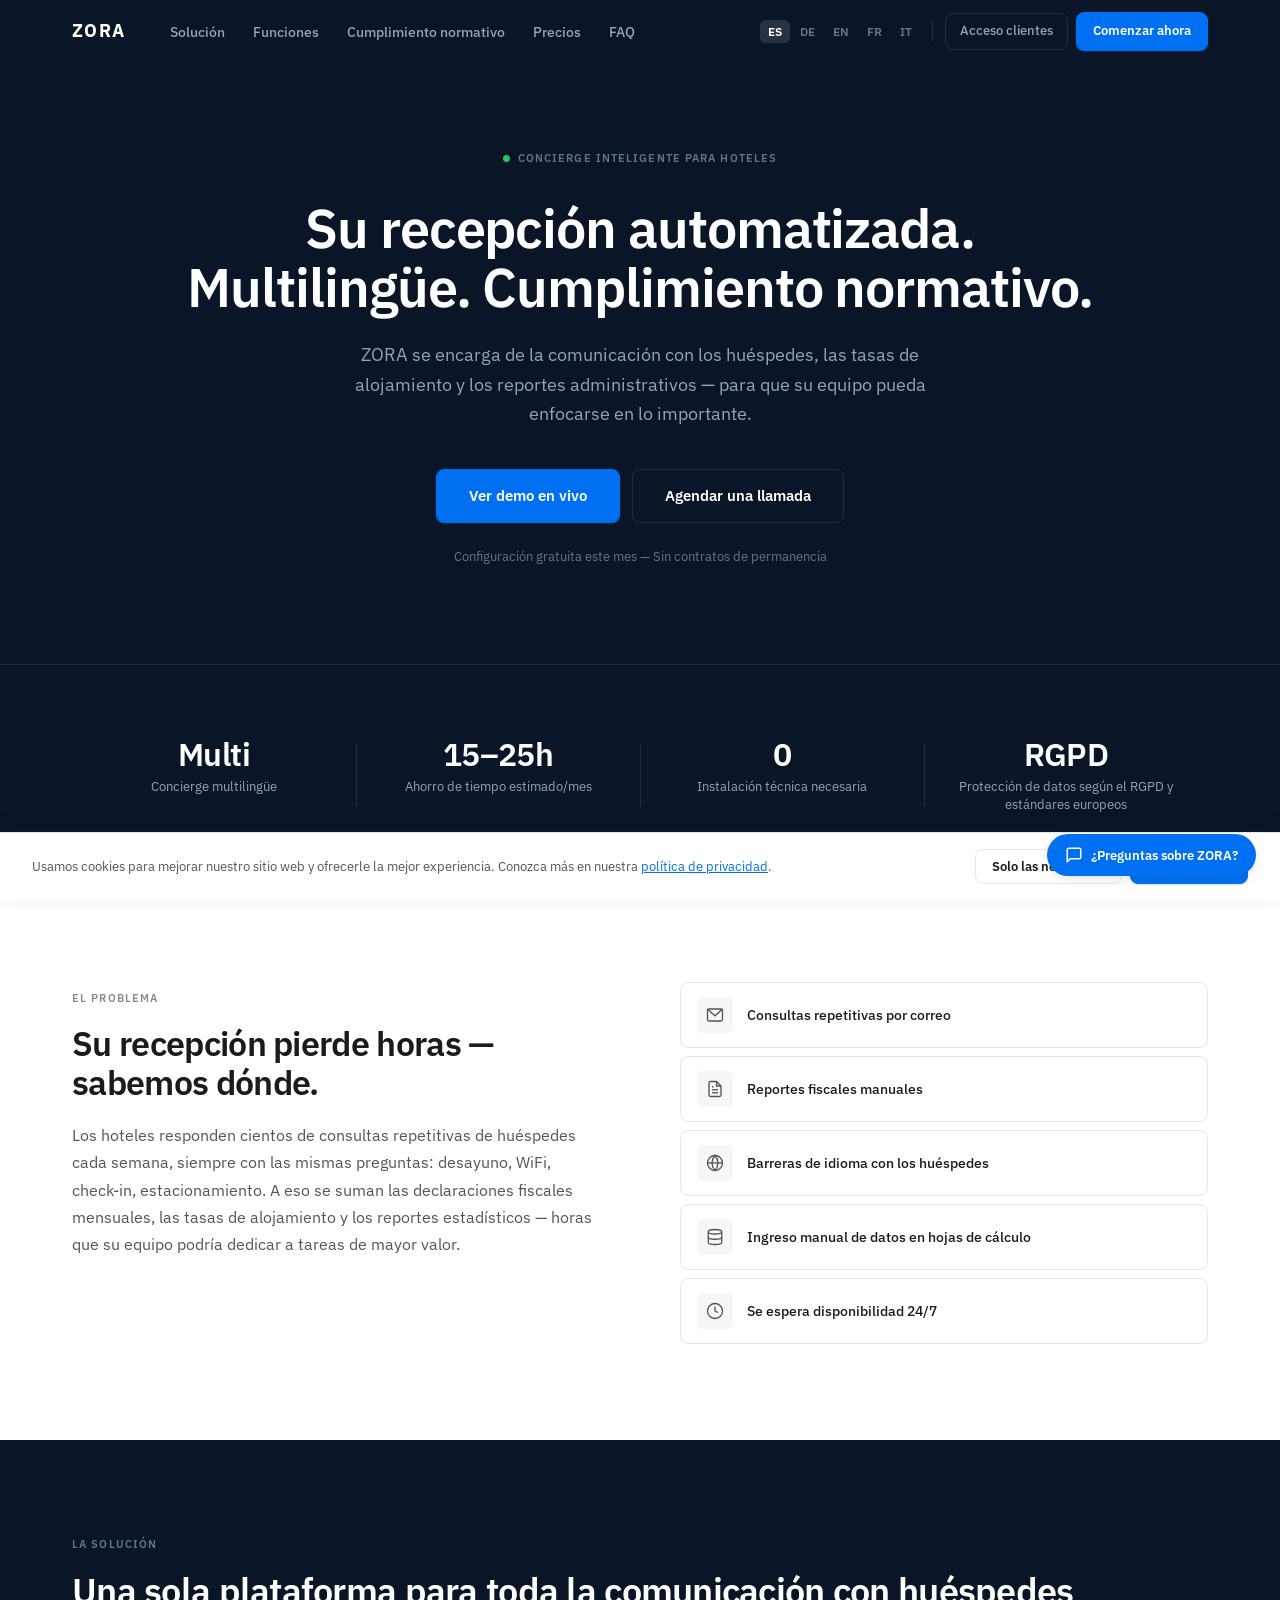
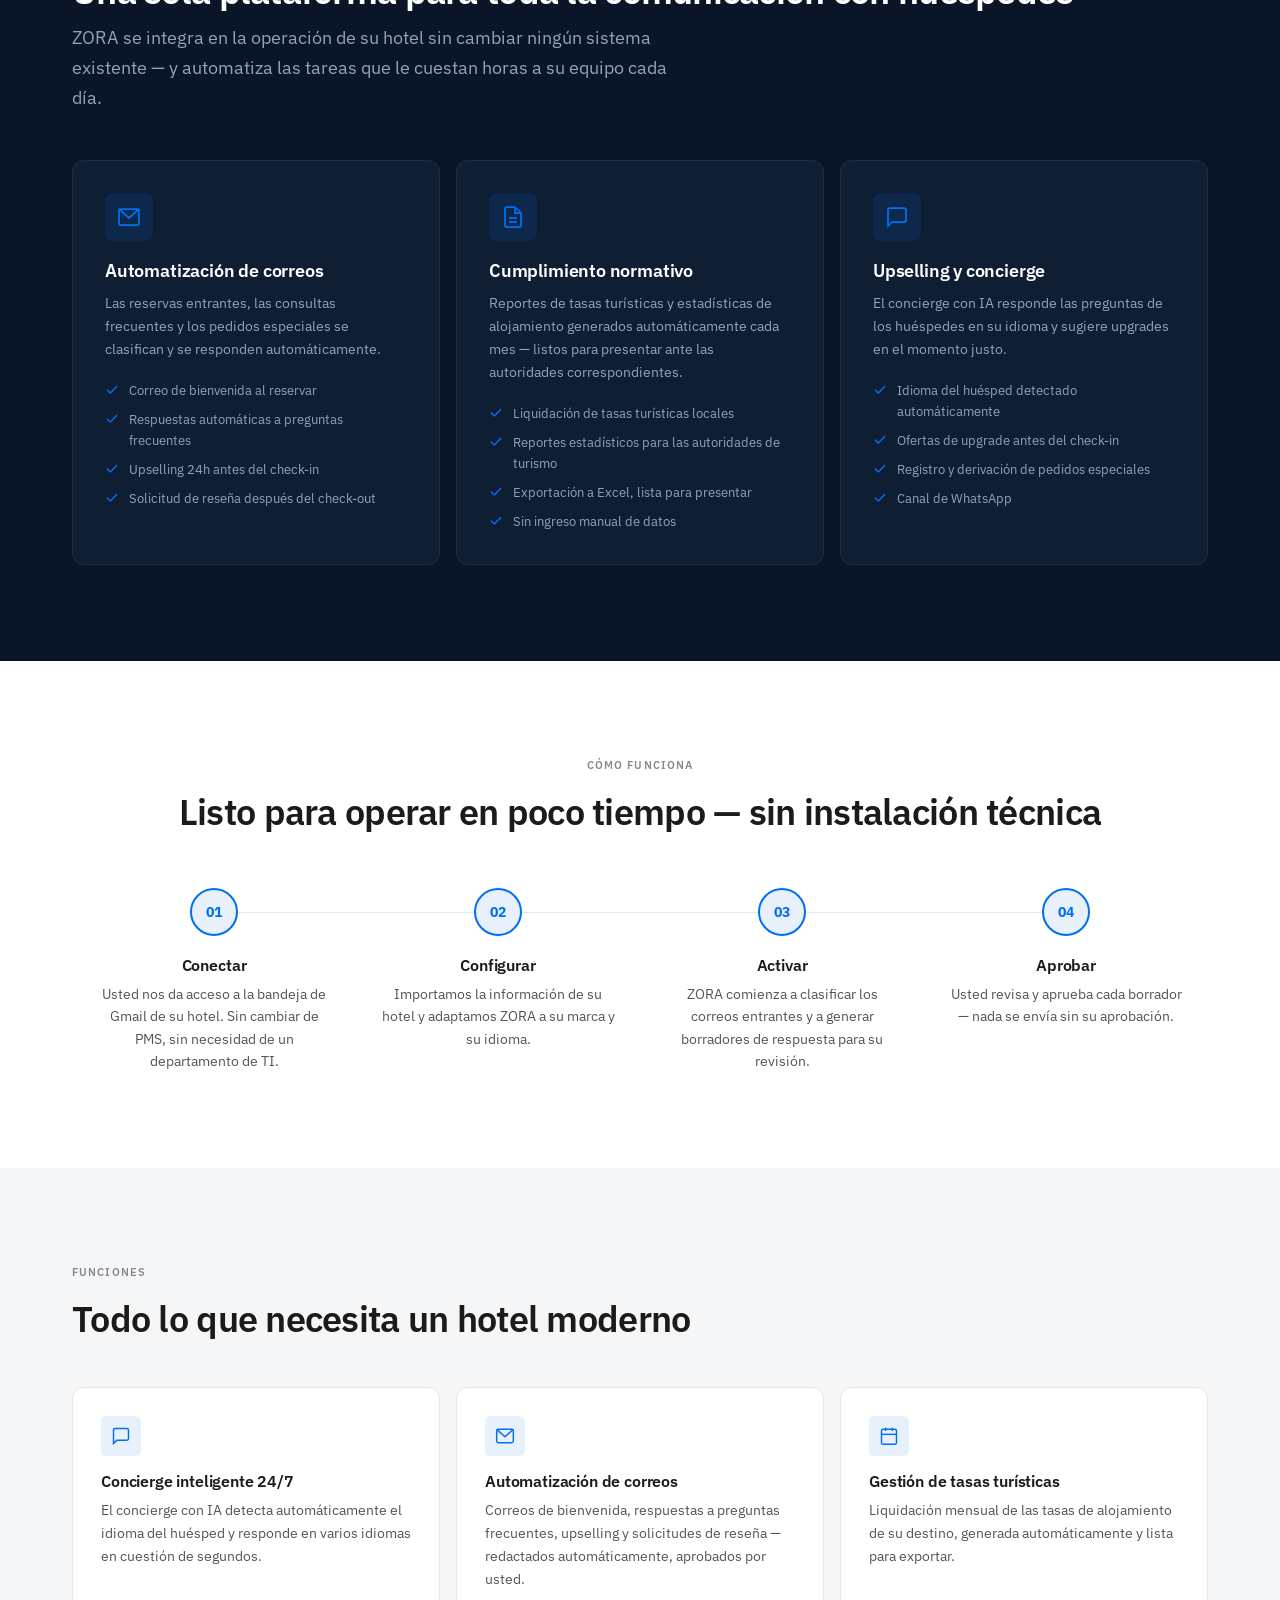
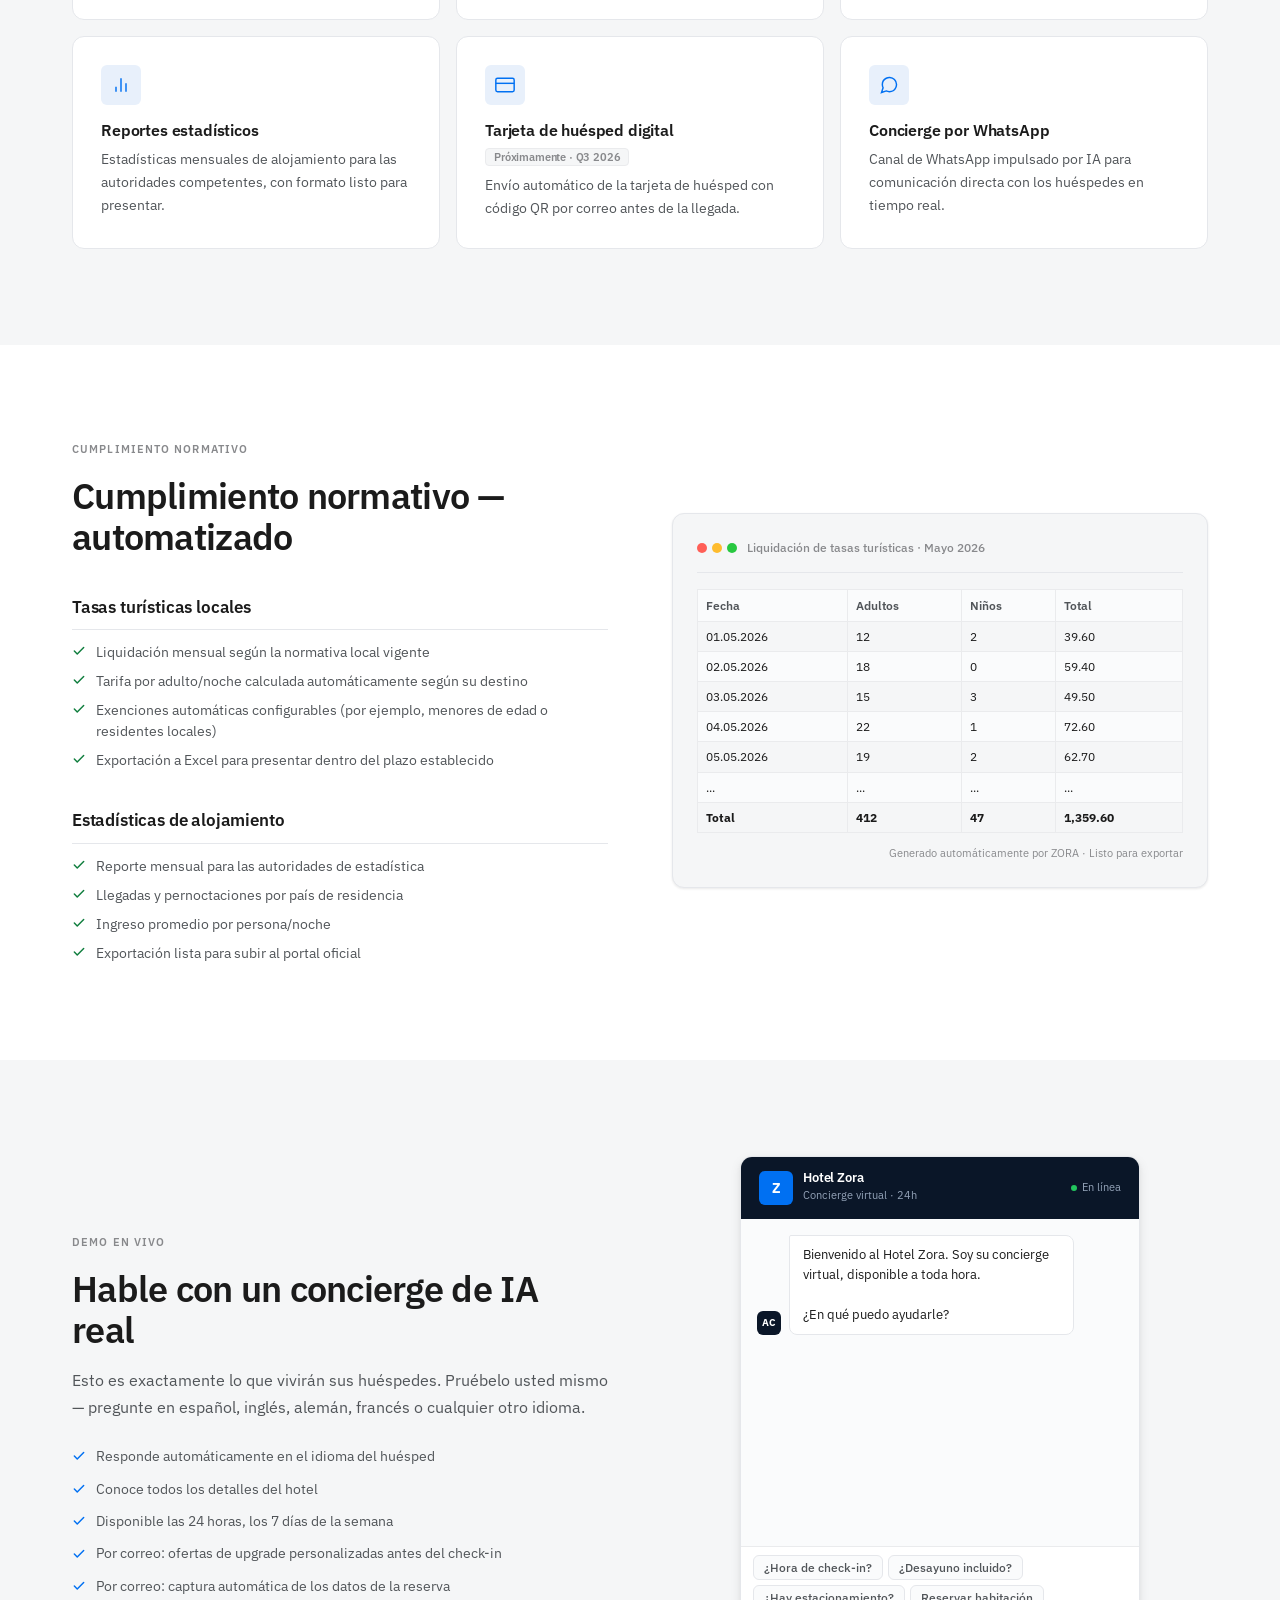
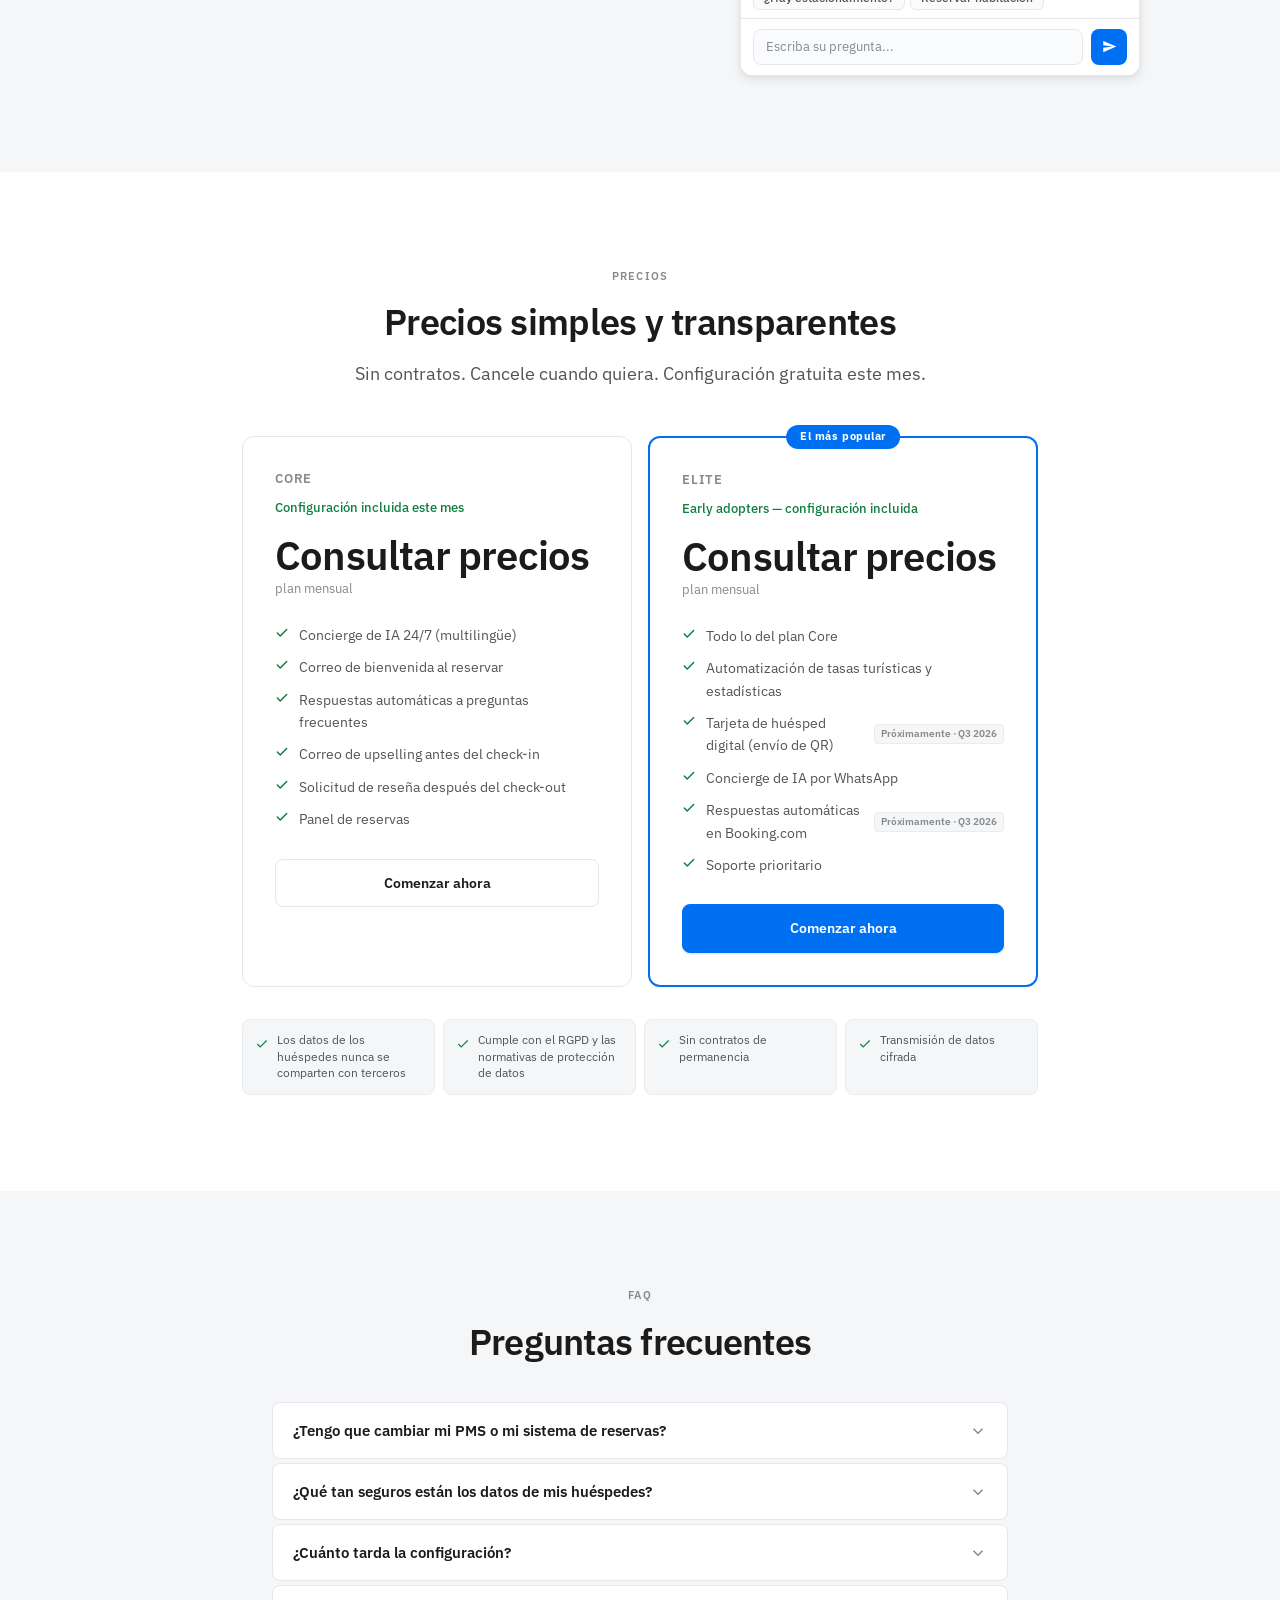
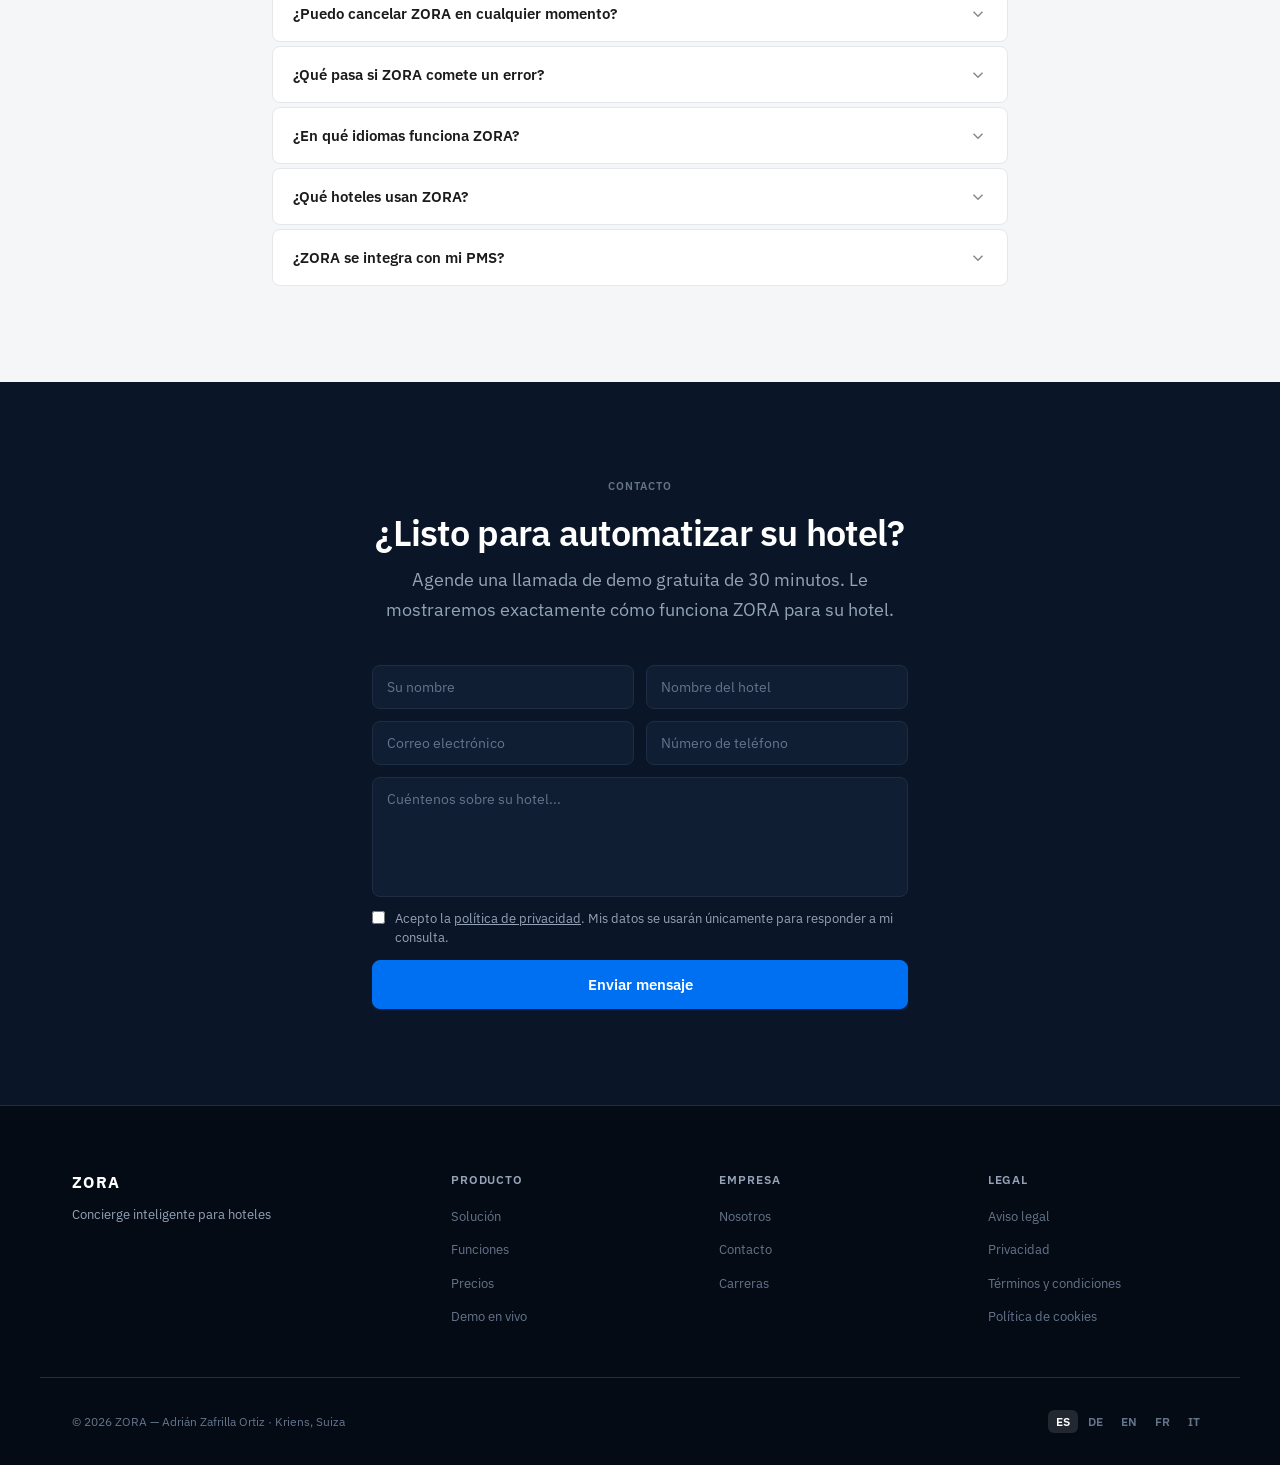
<file: index.html>
<!DOCTYPE html>
<html lang="es">
<head>
  <meta charset="UTF-8">
  <meta name="viewport" content="width=device-width, initial-scale=1.0">
  <title>ZORA — Concierge inteligente para hoteles</title>
  <meta name="description" content="ZORA automatiza la comunicación con los huéspedes de su hotel: correo electrónico, WhatsApp y un concierge con IA que prepara las respuestas para su aprobación. Rápido de implementar, sin instalación técnica.">

  <!-- Open Graph -->
  <meta property="og:title" content="ZORA — Concierge inteligente para hoteles">
  <meta property="og:description" content="Comunicación automatizada con huéspedes por correo y WhatsApp: la IA redacta las respuestas y su equipo mantiene el control.">
  <meta property="og:type" content="website">
  <meta property="og:url" content="https://zorai.ch">
  <meta name="twitter:card" content="summary_large_image">

  <!-- Fonts -->
  <link rel="preconnect" href="https://fonts.googleapis.com">
  <link rel="preconnect" href="https://fonts.gstatic.com" crossorigin>
  <link href="https://fonts.googleapis.com/css2?family=IBM+Plex+Sans:wght@400;500;600;700&display=swap" rel="stylesheet">

  <link rel="stylesheet" href="styles.css">
</head>
<body>

<!-- ============================================================ -->
<!-- NAVBAR                                                       -->
<!-- ============================================================ -->
<nav id="navbar" aria-label="Main navigation">
  <div class="nav-inner">
    <a href="index.html" class="nav-logo" aria-label="ZORA Home">ZORA</a>

    <ul class="nav-links" role="list">
      <li><a href="#solution" data-i18n="nav.solution">Lösung</a></li>
      <li><a href="#features" data-i18n="nav.features">Funktionen</a></li>
      <li><a href="#compliance" data-i18n="nav.compliance">Compliance</a></li>
      <li><a href="#pricing" data-i18n="nav.pricing">Preise</a></li>
      <li><a href="#faq" data-i18n="nav.faq">FAQ</a></li>
    </ul>

    <div class="nav-right">
      <div class="lang-switcher" role="group" aria-label="Language selection">
        <button class="lang-btn active" data-lang="es" aria-label="Español">ES</button>
        <button class="lang-btn" data-lang="de" aria-label="Deutsch">DE</button>
        <button class="lang-btn" data-lang="en" aria-label="English">EN</button>
        <button class="lang-btn" data-lang="fr" aria-label="Français">FR</button>
        <button class="lang-btn" data-lang="it" aria-label="Italiano">IT</button>
      </div>
      <div class="nav-divider" aria-hidden="true"></div>
      <a href="https://zora-dashboard-production-684c.up.railway.app" class="nav-login" target="_blank" rel="noopener" data-i18n="nav.login">Client Login</a>
      <a href="#contact" class="btn btn-primary btn-sm" data-i18n="nav.cta">Jetzt starten</a>
    </div>

    <button class="nav-hamburger" id="hamburger" aria-label="Menu" aria-expanded="false">
      <span></span><span></span><span></span>
    </button>
  </div>
</nav>

<!-- Mobile menu -->
<div id="mobile-menu" role="navigation" aria-label="Mobile navigation">
  <a href="#solution" data-i18n="nav.solution">Lösung</a>
  <a href="#features" data-i18n="nav.features">Funktionen</a>
  <a href="#compliance" data-i18n="nav.compliance">Compliance</a>
  <a href="#pricing" data-i18n="nav.pricing">Preise</a>
  <a href="#faq" data-i18n="nav.faq">FAQ</a>
  <div class="mobile-menu-divider"></div>
  <a href="https://zora-dashboard-production-684c.up.railway.app" target="_blank" rel="noopener" data-i18n="nav.login">Client Login</a>
  <div class="mobile-menu-divider"></div>
  <div class="lang-switcher mobile-lang-switcher" role="group" aria-label="Language selection">
    <button class="lang-btn active" data-lang="es" aria-label="Español">ES</button>
    <button class="lang-btn" data-lang="de" aria-label="Deutsch">DE</button>
    <button class="lang-btn" data-lang="en" aria-label="English">EN</button>
    <button class="lang-btn" data-lang="fr" aria-label="Français">FR</button>
    <button class="lang-btn" data-lang="it" aria-label="Italiano">IT</button>
  </div>
  <div class="mobile-menu-cta">
    <a href="#contact" class="btn btn-primary btn-full" data-i18n="nav.cta">Jetzt starten</a>
  </div>
</div>

<main>

<!-- ============================================================ -->
<!-- HERO                                                         -->
<!-- ============================================================ -->
<section id="hero" aria-labelledby="hero-heading">
  <div class="hero-inner">
    <div class="hero-eyebrow">
      <span class="hero-dot" aria-hidden="true"></span>
      <span data-i18n="hero.eyebrow">Intelligent Concierge für Hotels · Schweiz</span>
    </div>
    <h1 id="hero-heading" class="hero-h1">
      <span class="break" data-i18n="hero.h1.line1">Su recepción automatizada.</span>
      <span class="break" data-i18n="hero.h1.line2">Multilingüe. Cumplimiento normativo.</span>
    </h1>
    <p class="hero-sub" data-i18n="hero.sub">ZORA übernimmt Gäste-Kommunikation, Kurtaxe-Berichte und HESTA-Statistik. Damit Ihr Team Zeit für das Wesentliche hat.</p>
    <div class="hero-actions">
      <a href="#demo" class="btn btn-primary btn-lg" data-i18n="hero.btn1">Live-Demo ansehen</a>
      <a href="#contact" class="btn btn-secondary btn-lg" data-i18n="hero.btn2">Termin buchen</a>
    </div>
    <p class="hero-note" data-i18n="hero.note">Kostenlose Einrichtung diesen Monat — Keine Vertragsbindung</p>
  </div>
</section>

<!-- ============================================================ -->
<!-- STATS                                                        -->
<!-- ============================================================ -->
<section id="stats" aria-label="Key numbers">
  <div class="stats-inner">
    <div class="stat-item">
      <span class="stat-number" data-i18n="stats.n1">Multi</span>
      <span class="stat-label" data-i18n="stats.l1">Mehrsprachiger Concierge</span>
    </div>
    <div class="stat-item">
      <span class="stat-number" data-i18n="stats.n2">15–25h</span>
      <span class="stat-label" data-i18n="stats.l2">Geschätzte Zeitersparnis/Monat</span>
    </div>
    <div class="stat-item">
      <span class="stat-number" data-i18n="stats.n3">0</span>
      <span class="stat-label" data-i18n="stats.l3">Technische Installation nötig</span>
    </div>
    <div class="stat-item">
      <span class="stat-number" data-i18n="stats.n4">CH+EU</span>
      <span class="stat-label" data-i18n="stats.l4">Datenschutz nach Schweizer Recht &amp; EU-DSGVO</span>
    </div>
  </div>
</section>

<!-- ============================================================ -->
<!-- PROBLEM                                                      -->
<!-- ============================================================ -->
<section id="problem" class="section-pad" aria-labelledby="problem-heading">
  <div class="problem-inner">
    <div class="problem-left">
      <span class="eyebrow" data-i18n="problem.eyebrow">Das Problem</span>
      <h2 id="problem-heading" class="section-title" data-i18n="problem.h2">Ihre Rezeption verliert Stunden — wir wissen wo.</h2>
      <p class="section-sub" data-i18n="problem.p">Hotels in der Schweiz beantworten Hunderte wiederkehrender Gästeanfragen pro Woche mit immer den gleichen Fragen...</p>
    </div>
    <div class="pain-list" role="list">
      <div class="pain-item" role="listitem">
        <div class="pain-icon" aria-hidden="true">
          <svg viewBox="0 0 24 24" aria-hidden="true"><rect x="2" y="4" width="20" height="16" rx="2"/><polyline points="2,4 12,13 22,4"/></svg>
        </div>
        <span class="pain-text" data-i18n="pain.1">Wiederholte E-Mail-Anfragen</span>
      </div>
      <div class="pain-item" role="listitem">
        <div class="pain-icon" aria-hidden="true">
          <svg viewBox="0 0 24 24" aria-hidden="true"><path d="M14 2H6a2 2 0 0 0-2 2v16a2 2 0 0 0 2 2h12a2 2 0 0 0 2-2V8z"/><polyline points="14 2 14 8 20 8"/><line x1="16" y1="13" x2="8" y2="13"/><line x1="16" y1="17" x2="8" y2="17"/><polyline points="10 9 9 9 8 9"/></svg>
        </div>
        <span class="pain-text" data-i18n="pain.2">Manuelle Steuerabrechnungen</span>
      </div>
      <div class="pain-item" role="listitem">
        <div class="pain-icon" aria-hidden="true">
          <svg viewBox="0 0 24 24" aria-hidden="true"><circle cx="12" cy="12" r="10"/><line x1="2" y1="12" x2="22" y2="12"/><path d="M12 2a15.3 15.3 0 0 1 4 10 15.3 15.3 0 0 1-4 10 15.3 15.3 0 0 1-4-10 15.3 15.3 0 0 1 4-10z"/></svg>
        </div>
        <span class="pain-text" data-i18n="pain.3">Sprachbarrieren mit Gästen</span>
      </div>
      <div class="pain-item" role="listitem">
        <div class="pain-icon" aria-hidden="true">
          <svg viewBox="0 0 24 24" aria-hidden="true"><ellipse cx="12" cy="5" rx="9" ry="3"/><path d="M21 12c0 1.66-4 3-9 3s-9-1.34-9-3"/><path d="M3 5v14c0 1.66 4 3 9 3s9-1.34 9-3V5"/></svg>
        </div>
        <span class="pain-text" data-i18n="pain.4">Datenerfassung in Tabellen</span>
      </div>
      <div class="pain-item" role="listitem">
        <div class="pain-icon" aria-hidden="true">
          <svg viewBox="0 0 24 24" aria-hidden="true"><circle cx="12" cy="12" r="10"/><polyline points="12 6 12 12 16 14"/></svg>
        </div>
        <span class="pain-text" data-i18n="pain.5">24/7-Verfügbarkeit erwartet</span>
      </div>
    </div>
  </div>
</section>

<!-- ============================================================ -->
<!-- SOLUTION                                                     -->
<!-- ============================================================ -->
<section id="solution" class="section-pad" aria-labelledby="solution-heading">
  <div class="solution-header">
    <span class="eyebrow eyebrow-dark" data-i18n="solution.eyebrow">Die Lösung</span>
    <h2 id="solution-heading" class="section-title section-title-dark" data-i18n="solution.h2">Eine Plattform für die gesamte Gästekommunikation</h2>
    <p class="section-sub section-sub-dark" style="margin-top:12px;" data-i18n="solution.sub">ZORA integriert sich ohne Systemwechsel in Ihren Hotelbetrieb.</p>
  </div>
  <div class="solution-cards">

    <div class="solution-card">
      <div class="solution-card-icon" aria-hidden="true">
        <svg viewBox="0 0 24 24"><rect x="2" y="4" width="20" height="16" rx="2"/><polyline points="2,4 12,13 22,4"/></svg>
      </div>
      <h4 data-i18n="sol.c1.title">E-Mail-Automatisierung</h4>
      <p data-i18n="sol.c1.desc">Eingehende Reservierungen, FAQ-Anfragen und Sonderwünsche werden automatisch klassifiziert und beantwortet.</p>
      <ul class="solution-feature-list">
        <li data-i18n="sol.c1.f1">Willkommens-E-Mail bei Reservierung</li>
        <li data-i18n="sol.c1.f2">Automatische FAQ-Antworten</li>
        <li data-i18n="sol.c1.f3">Upselling 24h vor Check-in</li>
        <li data-i18n="sol.c1.f4">Review-Anfrage nach Check-out</li>
      </ul>
    </div>

    <div class="solution-card">
      <div class="solution-card-icon" aria-hidden="true">
        <svg viewBox="0 0 24 24"><path d="M14 2H6a2 2 0 0 0-2 2v16a2 2 0 0 0 2 2h12a2 2 0 0 0 2-2V8z"/><polyline points="14 2 14 8 20 8"/><line x1="16" y1="13" x2="8" y2="13"/><line x1="16" y1="17" x2="8" y2="17"/></svg>
      </div>
      <h4 data-i18n="sol.c2.title">Compliance Suisse</h4>
      <p data-i18n="sol.c2.desc">Kurtaxe und HESTA monatlich automatisch erstellt — exportbereit für die zuständigen Behörden.</p>
      <ul class="solution-feature-list">
        <li data-i18n="sol.c2.f1">Kurtaxe-Abrechnung Stadt Luzern</li>
        <li data-i18n="sol.c2.f2">HESTA-Bericht Bundesamt für Statistik</li>
        <li data-i18n="sol.c2.f3">Excel-Export, direkt einreichbar</li>
        <li data-i18n="sol.c2.f4">Keine manuelle Dateneingabe</li>
      </ul>
    </div>

    <div class="solution-card">
      <div class="solution-card-icon" aria-hidden="true">
        <svg viewBox="0 0 24 24"><path d="M21 15a2 2 0 0 1-2 2H7l-4 4V5a2 2 0 0 1 2-2h14a2 2 0 0 1 2 2z"/></svg>
      </div>
      <h4 data-i18n="sol.c3.title">Upselling &amp; Concierge</h4>
      <p data-i18n="sol.c3.desc">Der KI-Concierge beantwortet Gästefragen in ihrer Sprache und bietet Upgrades zum richtigen Zeitpunkt an.</p>
      <ul class="solution-feature-list">
        <li data-i18n="sol.c3.f1">Sprache des Gastes automatisch erkannt</li>
        <li data-i18n="sol.c3.f2">Upgrade-Angebote vor dem Check-in</li>
        <li data-i18n="sol.c3.f3">Sonderwünsche erfassen und weiterleiten</li>
        <li data-i18n="sol.c3.f4">WhatsApp-Kanal</li>
      </ul>
    </div>

  </div>
</section>

<!-- ============================================================ -->
<!-- HOW IT WORKS                                                 -->
<!-- ============================================================ -->
<section id="how-it-works" class="section-pad" aria-labelledby="how-heading">
  <div class="how-header">
    <span class="eyebrow" data-i18n="how.eyebrow">Wie es funktioniert</span>
    <h2 id="how-heading" class="section-title" style="margin-top:12px;" data-i18n="how.h2">Schnell einsatzbereit — ohne technische Installation</h2>
  </div>
  <div class="steps-grid">
    <div class="step-item">
      <div class="step-number" aria-hidden="true" data-i18n="step.1.num">01</div>
      <h4 data-i18n="step.1.title">Verbinden</h4>
      <p data-i18n="step.1.desc">Sie geben uns Zugriff auf das Gmail-Postfach Ihres Hotels. Kein PMS-Wechsel, keine IT-Abteilung nötig.</p>
    </div>
    <div class="step-item">
      <div class="step-number" aria-hidden="true" data-i18n="step.2.num">02</div>
      <h4 data-i18n="step.2.title">Konfigurieren</h4>
      <p data-i18n="step.2.desc">Wir importieren Ihre Hotelinformationen und passen ZORA an Ihre Marke und Sprache an.</p>
    </div>
    <div class="step-item">
      <div class="step-number" aria-hidden="true" data-i18n="step.3.num">03</div>
      <h4 data-i18n="step.3.title">Aktivieren</h4>
      <p data-i18n="step.3.desc">ZORA beginnt, eingehende E-Mails zu klassifizieren und Antwortentwürfe zu generieren.</p>
    </div>
    <div class="step-item">
      <div class="step-number" aria-hidden="true" data-i18n="step.4.num">04</div>
      <h4 data-i18n="step.4.title">Freigeben</h4>
      <p data-i18n="step.4.desc">Sie überprüfen jeden Entwurf und geben ihn frei — nichts wird ohne Ihre Freigabe versendet.</p>
    </div>
  </div>
</section>

<!-- ============================================================ -->
<!-- FEATURES                                                     -->
<!-- ============================================================ -->
<section id="features" class="section-pad" aria-labelledby="features-heading">
  <div class="features-header">
    <span class="eyebrow" data-i18n="features.eyebrow">Funktionen</span>
    <h2 id="features-heading" class="section-title" style="margin-top:12px;" data-i18n="features.h2">Alles, was ein modernes Hotel braucht</h2>
  </div>
  <div class="features-grid">

    <div class="feature-card">
      <div class="feature-card-icon" aria-hidden="true">
        <svg viewBox="0 0 24 24"><path d="M21 15a2 2 0 0 1-2 2H7l-4 4V5a2 2 0 0 1 2-2h14a2 2 0 0 1 2 2z"/></svg>
      </div>
      <h4 data-i18n="feat.1.title">24/7 Intelligent Concierge</h4>
      <p data-i18n="feat.1.desc">Der KI-Concierge erkennt die Sprache des Gastes automatisch und antwortet mehrsprachig in Sekunden.</p>
    </div>

    <div class="feature-card">
      <div class="feature-card-icon" aria-hidden="true">
        <svg viewBox="0 0 24 24"><rect x="2" y="4" width="20" height="16" rx="2"/><polyline points="2,4 12,13 22,4"/></svg>
      </div>
      <h4 data-i18n="feat.2.title">E-Mail-Automatisierung</h4>
      <p data-i18n="feat.2.desc">Willkommens-E-Mails, FAQ-Antworten, Upselling und Review-Anfragen — automatisch vorbereitet, von Ihnen freigegeben.</p>
    </div>

    <div class="feature-card">
      <div class="feature-card-icon" aria-hidden="true">
        <svg viewBox="0 0 24 24"><rect x="3" y="4" width="18" height="18" rx="2" ry="2"/><line x1="16" y1="2" x2="16" y2="6"/><line x1="8" y1="2" x2="8" y2="6"/><line x1="3" y1="10" x2="21" y2="10"/></svg>
      </div>
      <h4 data-i18n="feat.3.title">Kurtaxe-Abrechnung</h4>
      <p data-i18n="feat.3.desc">Monatliche Kurtaxe-Tabelle für die Stadt Luzern automatisch erstellt und exportbereit.</p>
    </div>

    <div class="feature-card">
      <div class="feature-card-icon" aria-hidden="true">
        <svg viewBox="0 0 24 24"><line x1="18" y1="20" x2="18" y2="10"/><line x1="12" y1="20" x2="12" y2="4"/><line x1="6" y1="20" x2="6" y2="14"/></svg>
      </div>
      <h4 data-i18n="feat.4.title">HESTA-Berichte</h4>
      <p data-i18n="feat.4.desc">Beherbergungsstatistik für das Bundesamt für Statistik, monatlich generiert und für eHESTA formatiert.</p>
    </div>

    <div class="feature-card">
      <div class="feature-card-icon" aria-hidden="true">
        <svg viewBox="0 0 24 24"><rect x="1" y="4" width="22" height="16" rx="2" ry="2"/><line x1="1" y1="10" x2="23" y2="10"/></svg>
      </div>
      <h4><span data-i18n="feat.5.title">Lucerne Guest Card</span> <span class="badge-soon" data-i18n="badge.soon">Coming Q3 2026</span></h4>
      <p data-i18n="feat.5.desc">Automatischer Versand der QR-Gästekarte per E-Mail vor der Ankunft.</p>
    </div>

    <div class="feature-card">
      <div class="feature-card-icon" aria-hidden="true">
        <svg viewBox="0 0 24 24"><path d="M21 11.5a8.38 8.38 0 0 1-.9 3.8 8.5 8.5 0 0 1-7.6 4.7 8.38 8.38 0 0 1-3.8-.9L3 21l1.9-5.7a8.38 8.38 0 0 1-.9-3.8 8.5 8.5 0 0 1 4.7-7.6 8.38 8.38 0 0 1 3.8-.9h.5a8.48 8.48 0 0 1 8 8v.5z"/></svg>
      </div>
      <h4><span data-i18n="feat.6.title">WhatsApp Concierge</span></h4>
      <p data-i18n="feat.6.desc">KI-gestützter WhatsApp-Kanal für direkte Gästekommunikation in Echtzeit.</p>
    </div>

  </div>
</section>

<!-- ============================================================ -->
<!-- COMPLIANCE                                                   -->
<!-- ============================================================ -->
<section id="compliance" class="section-pad" aria-labelledby="compliance-heading">
  <div class="compliance-inner">

    <div class="compliance-left">
      <span class="eyebrow" data-i18n="compliance.eyebrow">Schweizer Compliance</span>
      <h2 id="compliance-heading" class="section-title" style="margin-top:12px;" data-i18n="compliance.h2">Schweizer Compliance — automatisiert</h2>

      <div class="compliance-block">
        <h3 data-i18n="comp.k.title">Kurtaxe Stadt Luzern</h3>
        <ul>
          <li data-i18n="comp.k.1">Monatliche Abrechnung gemäß Kurtaxenreglement 9.2.4.1.1</li>
          <li data-i18n="comp.k.2">CHF 2.80 pro Erwachsenen/Nacht (4–5★ Hotels)</li>
          <li data-i18n="comp.k.3">Automatische Ausnahmen: Kinder unter 12, Luzerner Einwohner</li>
          <li data-i18n="comp.k.4">Excel-Export für Einreichung vor dem 30. des Folgemonats</li>
        </ul>
      </div>

      <div class="compliance-block">
        <h3 data-i18n="comp.h.title">HESTA-Berichte</h3>
        <ul>
          <li data-i18n="comp.h.1">Monatlicher Bericht für das Bundesamt für Statistik</li>
          <li data-i18n="comp.h.2">Ankünfte und Logiernächte nach Wohnsitzland</li>
          <li data-i18n="comp.h.3">Durchschnittliche Einnahmen pro Person/Nacht</li>
          <li data-i18n="comp.h.4">Export bereit zum Hochladen auf eHESTA</li>
        </ul>
      </div>
    </div>

    <div class="compliance-right">
      <div class="compliance-mockup" role="img" aria-label="Vista previa de reporte de tasas">
        <div class="mockup-header">
          <div class="mockup-dot-group" aria-hidden="true">
            <div class="mockup-dot mockup-dot-r"></div>
            <div class="mockup-dot mockup-dot-y"></div>
            <div class="mockup-dot mockup-dot-g"></div>
          </div>
          <span class="mockup-title" data-i18n="comp.mockup.label">Kurtaxe-Abrechnung Mai 2026</span>
        </div>
        <table class="mockup-table">
          <thead>
            <tr>
              <th data-i18n="comp.mockup.th.date">Fecha</th>
              <th data-i18n="comp.mockup.th.adults">Adultos</th>
              <th data-i18n="comp.mockup.th.kids">Niños</th>
              <th data-i18n="comp.mockup.th.total">Total</th>
            </tr>
          </thead>
          <tbody>
            <tr><td>01.05.2026</td><td>12</td><td>2</td><td>39.60</td></tr>
            <tr><td>02.05.2026</td><td>18</td><td>0</td><td>59.40</td></tr>
            <tr><td>03.05.2026</td><td>15</td><td>3</td><td>49.50</td></tr>
            <tr><td>04.05.2026</td><td>22</td><td>1</td><td>72.60</td></tr>
            <tr><td>05.05.2026</td><td>19</td><td>2</td><td>62.70</td></tr>
            <tr><td>...</td><td>...</td><td>...</td><td>...</td></tr>
            <tr><td><strong>Total</strong></td><td><strong>412</strong></td><td><strong>47</strong></td><td><strong>1,359.60</strong></td></tr>
          </tbody>
        </table>
        <div class="mockup-footer" data-i18n="comp.mockup.footer">Automatisch generiert von ZORA · Exportbereit</div>
      </div>
    </div>

  </div>
</section>

<!-- ============================================================ -->
<!-- LIVE DEMO                                                    -->
<!-- ============================================================ -->
<section id="demo" class="section-pad" aria-labelledby="demo-heading">
  <div class="demo-inner">

    <div class="demo-left">
      <span class="eyebrow" data-i18n="demo.eyebrow">Live-Demo</span>
      <h2 id="demo-heading" class="section-title" style="margin-top:12px;" data-i18n="demo.h2">Sprechen Sie mit einem echten KI-Concierge</h2>
      <p data-i18n="demo.p">Genau das werden Ihre Gäste erleben. Probieren Sie es aus — fragen Sie auf Deutsch, Englisch, Französisch oder jeder anderen Sprache.</p>
      <ul class="demo-checklist">
        <li data-i18n="demo.f1">Antwortet automatisch in der Sprache des Gastes</li>
        <li data-i18n="demo.f2">Kennt alle Details über das Hotel</li>
        <li data-i18n="demo.f3">Verfügbar 24 Stunden, 7 Tage die Woche</li>
        <li data-i18n="demo.f4">Per E-Mail: gezielte Upgrade-Angebote vor dem Check-in</li>
        <li data-i18n="demo.f5">Per E-Mail: automatische Erfassung der Reservierungsdaten</li>
      </ul>
    </div>

    <div>
      <div id="chat-wrapper" role="region" aria-label="Demo chat">
        <div id="chat-header">
          <div id="hotel-logo" aria-hidden="true">Z</div>
          <div id="header-info">
            <h3 data-i18n="demo.chat.hotel">Hotel Zora Luzern</h3>
            <p data-i18n="demo.chat.sub">Virtueller Concierge · 24h</p>
          </div>
          <div id="online-status">
            <div id="online-dot" aria-hidden="true"></div>
            <span data-i18n="demo.chat.online">Online</span>
          </div>
        </div>
        <div id="messages" aria-live="polite" aria-label="Chat messages"></div>
        <div id="quick-btns" role="group" aria-label="Quick questions">
          <button class="quick-btn" onclick="sendQuick(document.documentElement.lang === 'de' ? 'Wann ist der Check-in?' : document.documentElement.lang === 'fr' ? 'Heure de check-in?' : document.documentElement.lang === 'it' ? 'Orario check-in?' : 'What time is check-in?')" data-i18n="demo.q1">Check-in Zeit?</button>
          <button class="quick-btn" onclick="sendQuick(document.documentElement.lang === 'de' ? 'Ist das Frühstück inklusive?' : document.documentElement.lang === 'fr' ? 'Le petit-déjeuner est-il inclus?' : document.documentElement.lang === 'it' ? 'La colazione è inclusa?' : 'Is breakfast included?')" data-i18n="demo.q2">Frühstück inklusive?</button>
          <button class="quick-btn" onclick="sendQuick(document.documentElement.lang === 'de' ? 'Gibt es einen Parkplatz?' : document.documentElement.lang === 'fr' ? 'Y a-t-il un parking?' : document.documentElement.lang === 'it' ? 'C\'è un parcheggio?' : 'Do you have parking?')" data-i18n="demo.q3">Parkplatz?</button>
          <button class="quick-btn" onclick="sendQuick(document.documentElement.lang === 'de' ? 'Ich möchte ein Zimmer buchen' : document.documentElement.lang === 'fr' ? 'Je voudrais réserver une chambre' : document.documentElement.lang === 'it' ? 'Vorrei prenotare una camera' : 'I want to book a room')" data-i18n="demo.q4">Zimmer buchen</button>
        </div>
        <div id="input-area">
          <input type="text" id="user-input" data-i18n-placeholder="demo.placeholder" placeholder="Stellen Sie eine Frage..." aria-label="Chat input" />
          <button id="send-btn" onclick="sendMessage()" aria-label="Send message">
            <svg viewBox="0 0 24 24" aria-hidden="true"><path d="M2.01 21L23 12 2.01 3 2 10l15 2-15 2z"/></svg>
          </button>
        </div>
      </div>
    </div>

  </div>
</section>

<!-- ============================================================ -->
<!-- PRICING                                                      -->
<!-- ============================================================ -->
<section id="pricing" class="section-pad" aria-labelledby="pricing-heading">
  <div class="pricing-header">
    <span class="eyebrow" data-i18n="pricing.eyebrow">Preise</span>
    <h2 id="pricing-heading" class="section-title" style="margin-top:12px;" data-i18n="pricing.h2">Einfache, transparente Preise</h2>
    <p class="section-sub" data-i18n="pricing.sub">Keine Verträge. Monatlich kündbar. Einrichtung diesen Monat kostenlos.</p>
  </div>

  <div class="pricing-grid">

    <div class="pricing-card">
      <p class="pricing-name" data-i18n="plan.core.name">Core</p>
      <p class="pricing-setup-free" data-i18n="plan.core.free">Einrichtung diesen Monat kostenlos</p>
      <p class="pricing-price" data-i18n="plan.core.price">CHF 179</p>
      <p class="pricing-period" data-i18n="plan.core.period">pro Monat</p>
      <ul class="pricing-features">
        <li data-i18n="plan.core.f1">24/7 KI-Concierge (mehrsprachig)</li>
        <li data-i18n="plan.core.f2">Willkommens-E-Mail bei Reservierung</li>
        <li data-i18n="plan.core.f3">Automatische FAQ-E-Mail-Antworten</li>
        <li data-i18n="plan.core.f4">Upselling-E-Mail vor Check-in</li>
        <li data-i18n="plan.core.f6">Bewertungsanfrage nach Check-out</li>
        <li data-i18n="plan.core.f5">Reservierungen-Dashboard</li>
      </ul>
      <a href="#contact" class="btn btn-secondary-light btn-full" data-i18n="plan.core.cta">Jetzt starten</a>
    </div>

    <div class="pricing-card featured">
      <div class="featured-badge" data-i18n="plan.elite.badge">Beliebteste Wahl</div>
      <p class="pricing-name" data-i18n="plan.elite.name">Elite</p>
      <p class="pricing-setup-free" data-i18n="plan.elite.free">Early Adopters — Einrichtung inklusive</p>
      <p class="pricing-price" data-i18n="plan.elite.price">CHF 399</p>
      <p class="pricing-period" data-i18n="plan.elite.period">pro Monat</p>
      <ul class="pricing-features">
        <li data-i18n="plan.elite.f1">Alles aus Core</li>
        <li data-i18n="plan.elite.f2">Kurtaxe &amp; HESTA-Automatisierung</li>
        <li><span data-i18n="plan.elite.f3">Lucerne Guest Card (QR-Versand)</span> <span class="badge-soon badge-soon-sm" data-i18n="badge.soon">Coming Q3 2026</span></li>
        <li><span data-i18n="plan.elite.f4">WhatsApp KI-Concierge</span></li>
        <li><span data-i18n="plan.elite.f5">Booking.com Auto-Antworten</span> <span class="badge-soon badge-soon-sm" data-i18n="badge.soon">Coming Q3 2026</span></li>
        <li data-i18n="plan.elite.f6">Prioritäts-Support</li>
      </ul>
      <a href="#contact" class="btn btn-primary btn-full" data-i18n="plan.elite.cta">Jetzt starten</a>
    </div>

  </div>

  <div class="trust-row">
    <div class="trust-item">
      <div class="trust-icon" aria-hidden="true">
        <svg viewBox="0 0 24 24"><polyline points="20 6 9 17 4 12"/></svg>
      </div>
      <p data-i18n="trust.1">Gästedaten werden niemals an Dritte weitergegeben</p>
    </div>
    <div class="trust-item">
      <div class="trust-icon" aria-hidden="true">
        <svg viewBox="0 0 24 24"><polyline points="20 6 9 17 4 12"/></svg>
      </div>
      <p data-i18n="trust.2">nDSG &amp; DSGVO-konform</p>
    </div>
    <div class="trust-item">
      <div class="trust-icon" aria-hidden="true">
        <svg viewBox="0 0 24 24"><polyline points="20 6 9 17 4 12"/></svg>
      </div>
      <p data-i18n="trust.3">Keine Langzeitverträge</p>
    </div>
    <div class="trust-item">
      <div class="trust-icon" aria-hidden="true">
        <svg viewBox="0 0 24 24"><polyline points="20 6 9 17 4 12"/></svg>
      </div>
      <p data-i18n="trust.4">Verschlüsselte Datenübertragung</p>
    </div>
  </div>
</section>

<!-- ============================================================ -->
<!-- FAQ                                                          -->
<!-- ============================================================ -->
<section id="faq" class="section-pad" aria-labelledby="faq-heading">
  <div class="faq-header">
    <span class="eyebrow" data-i18n="faq.eyebrow">FAQ</span>
    <h2 id="faq-heading" class="section-title" style="margin-top:12px;" data-i18n="faq.h2">Häufig gestellte Fragen</h2>
  </div>

  <div class="faq-list" role="list">

    <div class="faq-item" role="listitem">
      <button class="faq-question" aria-expanded="false">
        <span data-i18n="faq.q1">Muss ich mein PMS oder Buchungssystem ändern?</span>
        <span class="faq-chevron" aria-hidden="true"><svg viewBox="0 0 24 24"><polyline points="6 9 12 15 18 9"/></svg></span>
      </button>
      <div class="faq-answer" role="region">
        <div class="faq-answer-inner" data-i18n="faq.a1">Nein. ZORA arbeitet parallel zu Ihrem bestehenden System.</div>
      </div>
    </div>

    <div class="faq-item" role="listitem">
      <button class="faq-question" aria-expanded="false">
        <span data-i18n="faq.q2">Wie sicher sind die Daten meiner Gäste?</span>
        <span class="faq-chevron" aria-hidden="true"><svg viewBox="0 0 24 24"><polyline points="6 9 12 15 18 9"/></svg></span>
      </button>
      <div class="faq-answer" role="region">
        <div class="faq-answer-inner" data-i18n="faq.a2">Alle Daten werden auf europäischen Servern gespeichert...</div>
      </div>
    </div>

    <div class="faq-item" role="listitem">
      <button class="faq-question" aria-expanded="false">
        <span data-i18n="faq.q3">Wie lange dauert die Einrichtung?</span>
        <span class="faq-chevron" aria-hidden="true"><svg viewBox="0 0 24 24"><polyline points="6 9 12 15 18 9"/></svg></span>
      </button>
      <div class="faq-answer" role="region">
        <div class="faq-answer-inner" data-i18n="faq.a3">Die Einrichtung geht schnell und erfordert keine technische Installation. Sobald Sie uns Zugriff auf das E-Mail-Konto gewähren, richten wir ZORA für Sie ein.</div>
      </div>
    </div>

    <div class="faq-item" role="listitem">
      <button class="faq-question" aria-expanded="false">
        <span data-i18n="faq.q4">Kann ich ZORA jederzeit kündigen?</span>
        <span class="faq-chevron" aria-hidden="true"><svg viewBox="0 0 24 24"><polyline points="6 9 12 15 18 9"/></svg></span>
      </button>
      <div class="faq-answer" role="region">
        <div class="faq-answer-inner" data-i18n="faq.a4">Ja. Sie können monatlich kündigen, ohne Begründung.</div>
      </div>
    </div>

    <div class="faq-item" role="listitem">
      <button class="faq-question" aria-expanded="false">
        <span data-i18n="faq.q5">Was passiert, wenn ZORA einen Fehler macht?</span>
        <span class="faq-chevron" aria-hidden="true"><svg viewBox="0 0 24 24"><polyline points="6 9 12 15 18 9"/></svg></span>
      </button>
      <div class="faq-answer" role="region">
        <div class="faq-answer-inner" data-i18n="faq.a5">ZORA generiert Entwürfe — Sie behalten immer die finale Kontrolle. Jede Antwort wird von Ihrem Team geprüft und freigegeben, bevor sie versendet wird. Nichts verlässt das Haus ohne Ihre Freigabe.</div>
      </div>
    </div>

    <div class="faq-item" role="listitem">
      <button class="faq-question" aria-expanded="false">
        <span data-i18n="faq.q6">In welchen Sprachen funktioniert ZORA?</span>
        <span class="faq-chevron" aria-hidden="true"><svg viewBox="0 0 24 24"><polyline points="6 9 12 15 18 9"/></svg></span>
      </button>
      <div class="faq-answer" role="region">
        <div class="faq-answer-inner" data-i18n="faq.a6">Der Concierge antwortet automatisch in der Sprache des Gastes. Er ist mehrsprachig und deckt die gängigen europäischen Sprachen und viele weitere ab.</div>
      </div>
    </div>

    <div class="faq-item" role="listitem">
      <button class="faq-question" aria-expanded="false">
        <span data-i18n="faq.q7">Welche Hotels nutzen ZORA?</span>
        <span class="faq-chevron" aria-hidden="true"><svg viewBox="0 0 24 24"><polyline points="6 9 12 15 18 9"/></svg></span>
      </button>
      <div class="faq-answer" role="region">
        <div class="faq-answer-inner" data-i18n="faq.a7">ZORA wurde speziell für 3–5★-Hotels in der Schweiz entwickelt. Wir bereiten gerade die ersten Pilotprojekte in Luzern vor und freuen uns auf weitere Partnerschaften.</div>
      </div>
    </div>

    <div class="faq-item" role="listitem">
      <button class="faq-question" aria-expanded="false">
        <span data-i18n="faq.q8">Bietet ZORA eine PMS-Integration?</span>
        <span class="faq-chevron" aria-hidden="true"><svg viewBox="0 0 24 24"><polyline points="6 9 12 15 18 9"/></svg></span>
      </button>
      <div class="faq-answer" role="region">
        <div class="faq-answer-inner" data-i18n="faq.a8">Eine PMS-Integration (z. B. Mews, Apaleo oder Protel) steht auf unserer Roadmap. Wenn Ihr PMS für Sie Priorität hat, kontaktieren Sie uns — wir melden uns, sobald die Integration verfügbar ist.</div>
      </div>
    </div>

  </div>
</section>

<!-- ============================================================ -->
<!-- CONTACT                                                      -->
<!-- ============================================================ -->
<section id="contact" class="section-pad" aria-labelledby="contact-heading">
  <div class="contact-inner">
    <span class="eyebrow eyebrow-dark" data-i18n="contact.eyebrow">Kontakt</span>
    <h2 id="contact-heading" class="section-title section-title-dark" style="margin-top:12px;" data-i18n="contact.h2">Bereit, Ihr Hotel zu automatisieren?</h2>
    <p class="section-sub section-sub-dark" data-i18n="contact.sub">Buchen Sie ein kostenloses 30-minütiges Demo-Gespräch.</p>

    <form class="contact-form" action="https://formspree.io/f/mvzvkadz" method="POST" novalidate>
      <div class="form-row">
        <input type="text" name="name" required data-i18n-placeholder="form.name" placeholder="Ihr Name" />
        <input type="text" name="hotel" required data-i18n-placeholder="form.hotel" placeholder="Hotelname" />
      </div>
      <div class="form-row">
        <input type="email" name="email" required data-i18n-placeholder="form.email" placeholder="E-Mail-Adresse" />
        <input type="tel" name="phone" data-i18n-placeholder="form.phone" placeholder="Telefonnummer" />
      </div>
      <textarea name="message" rows="4" data-i18n-placeholder="form.message" placeholder="Erzählen Sie uns von Ihrem Hotel..."></textarea>
      <div class="privacy-row">
        <input type="checkbox" name="privacy" required id="privacy-check" />
        <label for="privacy-check" data-i18n="form.privacy">Ich stimme der <a href="privacy.html">Datenschutzerklärung</a> zu.</label>
      </div>
      <button type="submit" class="btn btn-primary btn-full btn-lg" data-i18n="form.submit">Nachricht senden</button>
    </form>
  </div>
</section>

</main>

<!-- ============================================================ -->
<!-- FOOTER                                                       -->
<!-- ============================================================ -->
<footer id="footer">
  <div class="footer-grid">

    <div class="footer-brand">
      <a href="index.html" class="footer-logo">ZORA</a>
      <p data-i18n="footer.tagline">Intelligent Concierge für Schweizer Hotels</p>
    </div>

    <div class="footer-col">
      <h5 data-i18n="footer.col.product">Produkt</h5>
      <ul>
        <li><a href="#solution" data-i18n="footer.product.1">Lösung</a></li>
        <li><a href="#features" data-i18n="footer.product.2">Funktionen</a></li>
        <li><a href="#pricing" data-i18n="footer.product.3">Preise</a></li>
        <li><a href="#demo" data-i18n="footer.product.4">Live-Demo</a></li>
      </ul>
    </div>

    <div class="footer-col">
      <h5 data-i18n="footer.col.company">Unternehmen</h5>
      <ul>
        <li><a href="#" data-i18n="footer.company.1">Über uns</a></li>
        <li><a href="#contact" data-i18n="footer.company.2">Kontakt</a></li>
        <li><a href="#" data-i18n="footer.company.3">Karriere</a></li>
      </ul>
    </div>

    <div class="footer-col">
      <h5 data-i18n="footer.col.legal">Rechtliches</h5>
      <ul>
        <li><a href="impressum.html" data-i18n="footer.legal.1">Impressum</a></li>
        <li><a href="privacy.html" data-i18n="footer.legal.2">Datenschutz</a></li>
        <li><a href="agb.html" data-i18n="footer.legal.3">AGB</a></li>
        <li><a href="privacy.html#cookies" data-i18n="footer.legal.4">Cookie-Richtlinie</a></li>
      </ul>
    </div>

  </div>

  <div class="footer-bottom">
    <p class="footer-copyright" data-i18n="footer.copy">© 2026 ZORA — Adrián Zafrilla Ortiz · Kriens, Schweiz</p>
    <div class="lang-switcher" role="group" aria-label="Language selection">
      <button class="lang-btn active" data-lang="es">ES</button>
      <button class="lang-btn" data-lang="de">DE</button>
      <button class="lang-btn" data-lang="en">EN</button>
      <button class="lang-btn" data-lang="fr">FR</button>
      <button class="lang-btn" data-lang="it">IT</button>
    </div>
  </div>
</footer>

<!-- ============================================================ -->
<!-- COOKIE BANNER                                                -->
<!-- ============================================================ -->
<div id="cookie-banner" role="dialog" aria-label="Cookie consent" aria-live="polite">
  <p data-i18n="cookie.text">Wir verwenden Cookies, um unsere Website zu verbessern. Mehr erfahren in unserer <a href="privacy.html">Datenschutzerklärung</a>.</p>
  <div class="cookie-actions">
    <button id="cookie-necessary" class="btn btn-secondary-light btn-sm" data-i18n="cookie.necessary">Nur notwendige</button>
    <button id="cookie-accept" class="btn btn-primary btn-sm" data-i18n="cookie.accept">Alle akzeptieren</button>
  </div>
</div>

<!-- ============================================================ -->
<!-- ZORA CHAT WIDGET (floating, mode: zora)                      -->
<!-- ============================================================ -->
<div id="zora-widget">
  <div id="zw-panel" role="dialog" aria-label="ZORA product assistant" hidden>
    <div id="zw-header">
      <div id="zw-logo" aria-hidden="true">Z</div>
      <div id="zw-header-info">
        <h3 data-i18n="widget.title">ZORA Assistent</h3>
        <p data-i18n="widget.sub">Produktfragen · Antwort in Sekunden</p>
      </div>
      <button id="zw-close" aria-label="Close chat">
        <svg viewBox="0 0 24 24" aria-hidden="true"><line x1="18" y1="6" x2="6" y2="18"/><line x1="6" y1="6" x2="18" y2="18"/></svg>
      </button>
    </div>
    <div id="zw-messages" aria-live="polite" aria-label="Chat messages"></div>
    <div id="zw-input-area">
      <input type="text" id="zw-input" data-i18n-placeholder="widget.placeholder" placeholder="Ihre Frage zu ZORA..." aria-label="Chat input" />
      <button id="zw-send" aria-label="Send message">
        <svg viewBox="0 0 24 24" aria-hidden="true"><path d="M2.01 21L23 12 2.01 3 2 10l15 2-15 2z"/></svg>
      </button>
    </div>
  </div>
  <button id="zw-toggle" aria-expanded="false" aria-controls="zw-panel">
    <svg viewBox="0 0 24 24" aria-hidden="true"><path d="M21 15a2 2 0 0 1-2 2H7l-4 4V5a2 2 0 0 1 2-2h14a2 2 0 0 1 2 2z"/></svg>
    <span data-i18n="widget.label">Fragen zu ZORA?</span>
  </button>
</div>

<script src="app.js"></script>
</body>
</html>
</file>
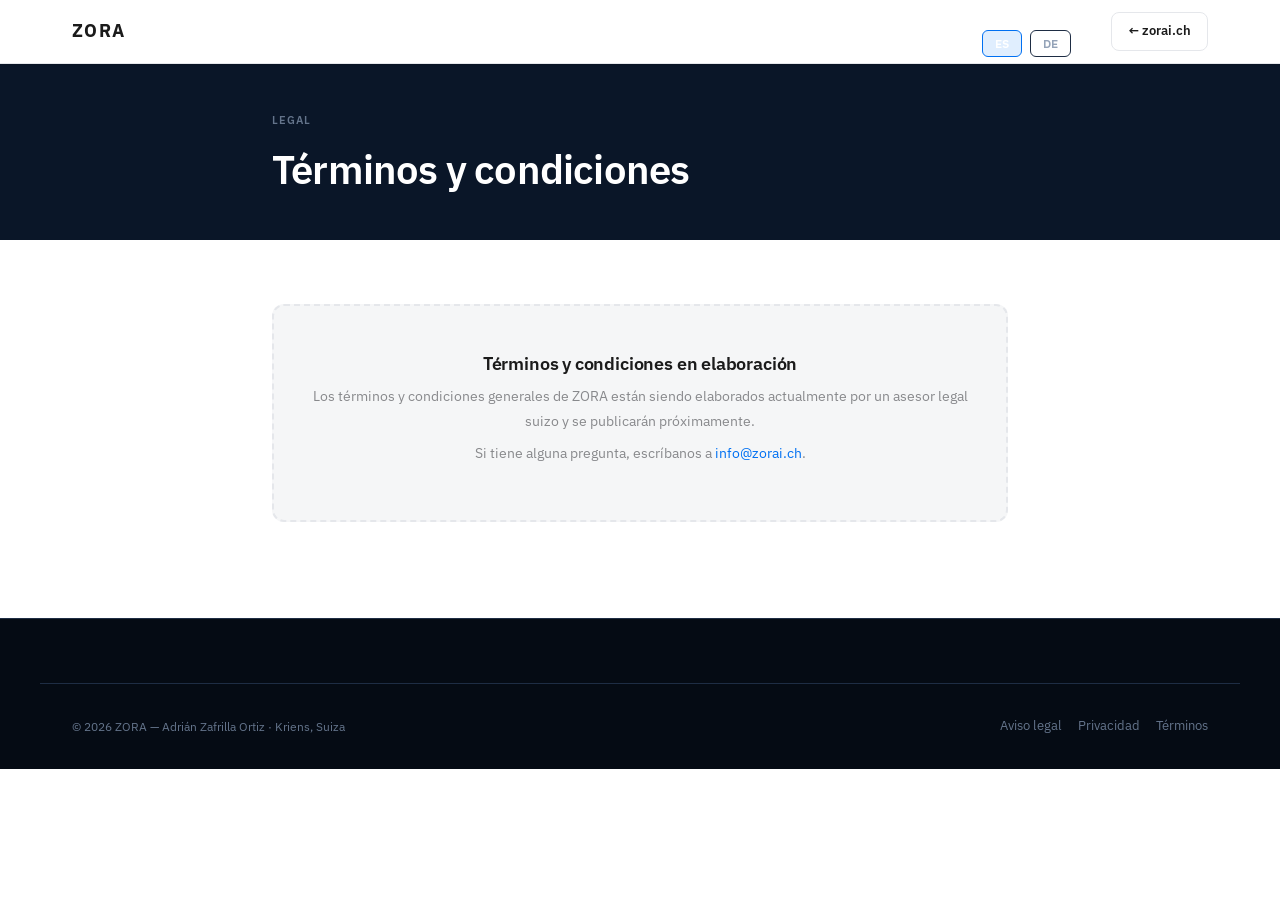
<file: agb.html>
<!DOCTYPE html>
<html lang="es">
<head>
  <meta charset="UTF-8">
  <meta name="viewport" content="width=device-width, initial-scale=1.0">
  <title>Términos y condiciones — ZORA</title>
  <link rel="preconnect" href="https://fonts.googleapis.com">
  <link rel="preconnect" href="https://fonts.gstatic.com" crossorigin>
  <link href="https://fonts.googleapis.com/css2?family=IBM+Plex+Sans:wght@400;500;600;700&display=swap" rel="stylesheet">
  <link rel="stylesheet" href="styles.css">
</head>
<body>

<!-- NAVBAR -->
<nav id="navbar" class="scrolled" aria-label="Main navigation">
  <div class="nav-inner">
    <a href="index.html" class="nav-logo" style="color:var(--text-primary);">ZORA</a>
    <div style="flex:1;"></div>
    <div class="legal-lang-switch nav-right">
      <button class="legal-lang-btn active" onclick="setLang('es', this)" aria-label="Español">ES</button>
      <button class="legal-lang-btn" onclick="setLang('de', this)" aria-label="Deutsch">DE</button>
    </div>
    <a href="index.html" class="btn btn-secondary-light btn-sm" style="margin-left:8px;">← zorai.ch</a>
  </div>
</nav>

<!-- LEGAL HEADER -->
<header class="legal-header">
  <div class="legal-header-inner">
    <span class="eyebrow eyebrow-dark" id="label-es">Legal</span>
    <span class="eyebrow eyebrow-dark" id="label-de" style="display:none;">Rechtliches</span>
    <h1 id="title-es" style="color:var(--text-on-dark-primary);font-size:clamp(28px,4vw,40px);font-weight:600;letter-spacing:-0.02em;margin-top:12px;">Términos y condiciones</h1>
    <h1 id="title-de" style="color:var(--text-on-dark-primary);font-size:clamp(28px,4vw,40px);font-weight:600;letter-spacing:-0.02em;margin-top:12px;display:none;">Allgemeine Geschäftsbedingungen</h1>
  </div>
</header>

<!-- CONTENT -->
<div class="legal-content">

  <!-- SPANISH -->
  <!-- NOTA REVISIÓN LEGAL: traducción fiel del aviso original alemán. Los AGB definitivos
       los está redactando un asesor legal suizo; cuando se publiquen habrá que traducirlos
       y someter la versión española a revisión legal. -->
  <div class="legal-section active" id="lang-es">
    <div class="legal-placeholder">
      <h3>Términos y condiciones en elaboración</h3>
      <p>Los términos y condiciones generales de ZORA están siendo elaborados actualmente por un asesor legal suizo y se publicarán próximamente.</p>
      <p style="margin-top:8px;">Si tiene alguna pregunta, escríbanos a <a href="mailto:info@zorai.ch" style="color:var(--primary);">info@zorai.ch</a>.</p>
    </div>
  </div>

  <!-- GERMAN -->
  <div class="legal-section" id="lang-de">
    <div class="legal-placeholder">
      <h3>AGB in Erarbeitung</h3>
      <p>Die Allgemeinen Geschäftsbedingungen von ZORA werden derzeit durch einen Schweizer Rechtsberater erarbeitet und in Kürze veröffentlicht.</p>
      <p style="margin-top:8px;">Bei Fragen wenden Sie sich bitte an <a href="mailto:info@zorai.ch" style="color:var(--primary);">info@zorai.ch</a>.</p>
    </div>
  </div>

</div>

<!-- FOOTER -->
<footer id="footer">
  <div class="footer-bottom" style="border-top:1px solid var(--border-dark);padding-top:32px;">
    <p class="footer-copyright">© 2026 ZORA — Adrián Zafrilla Ortiz · Kriens, Suiza</p>
    <div style="display:flex;gap:16px;">
      <a href="impressum.html" style="font-size:13px;color:var(--text-on-dark-muted);text-decoration:none;">Aviso legal</a>
      <a href="privacy.html" style="font-size:13px;color:var(--text-on-dark-muted);text-decoration:none;">Privacidad</a>
      <a href="agb.html" style="font-size:13px;color:var(--text-on-dark-muted);text-decoration:none;">Términos</a>
    </div>
  </div>
</footer>

<script>
function setLang(lang, btn) {
  document.querySelectorAll('.legal-section').forEach(function(s) { s.classList.remove('active'); });
  document.getElementById('lang-' + lang).classList.add('active');
  document.querySelectorAll('.legal-lang-btn').forEach(function(b) { b.classList.remove('active'); });
  btn.classList.add('active');
  document.documentElement.lang = lang;
  /* toggle titles / labels */
  ['label', 'title'].forEach(function(p) {
    ['es', 'de'].forEach(function(l) {
      var el = document.getElementById(p + '-' + l);
      if (el) el.style.display = lang === l ? '' : 'none';
    });
  });
}
/* Navbar scroll behavior */
window.addEventListener('scroll', function() {
  document.getElementById('navbar').classList.toggle('scrolled', window.scrollY > 20);
}, { passive: true });
</script>
</body>
</html>
</file>
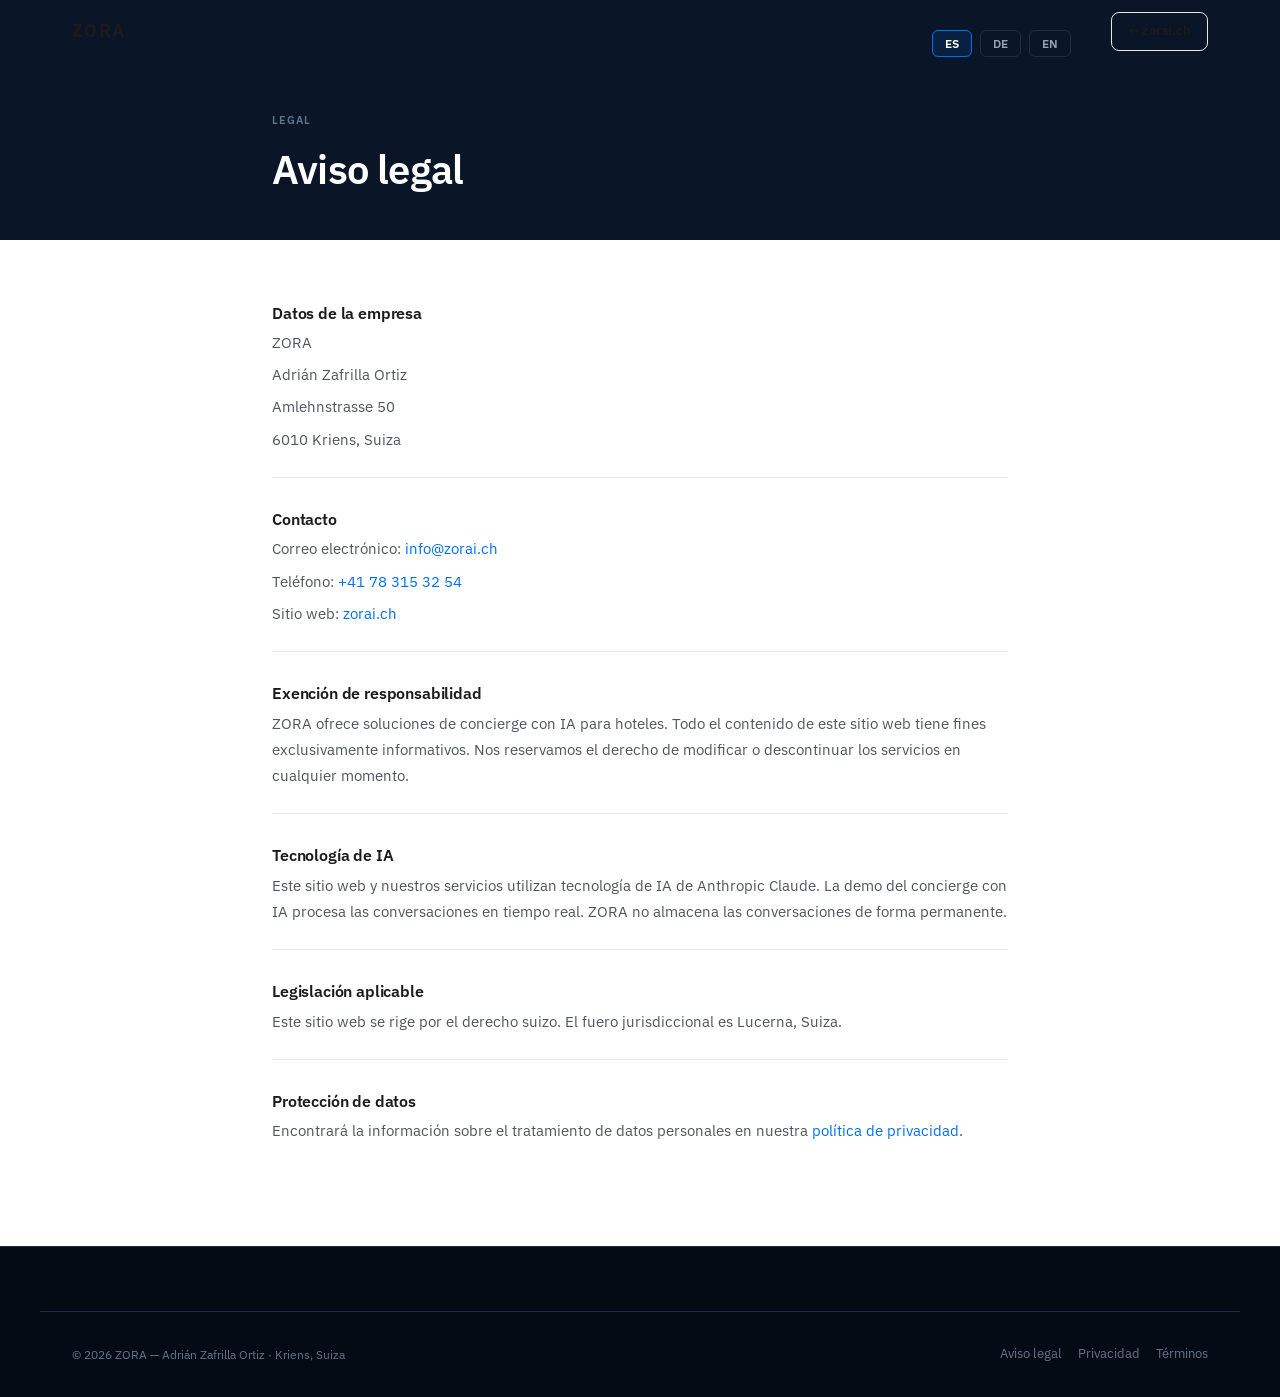
<file: impressum.html>
<!DOCTYPE html>
<html lang="es">
<head>
  <meta charset="UTF-8">
  <meta name="viewport" content="width=device-width, initial-scale=1.0">
  <title>Aviso legal — ZORA</title>
  <link rel="preconnect" href="https://fonts.googleapis.com">
  <link rel="preconnect" href="https://fonts.gstatic.com" crossorigin>
  <link href="https://fonts.googleapis.com/css2?family=IBM+Plex+Sans:wght@400;500;600;700&display=swap" rel="stylesheet">
  <link rel="stylesheet" href="styles.css">
</head>
<body>

<!-- NAVBAR -->
<nav id="navbar" class="scrolled" aria-label="Main navigation">
  <div class="nav-inner">
    <a href="index.html" class="nav-logo" style="color:var(--text-primary);">ZORA</a>
    <div style="flex:1;"></div>
    <div class="legal-lang-switch nav-right">
      <button class="legal-lang-btn active" onclick="setLang('es', this)" aria-label="Español">ES</button>
      <button class="legal-lang-btn" onclick="setLang('de', this)" aria-label="Deutsch">DE</button>
      <button class="legal-lang-btn" onclick="setLang('en', this)" aria-label="English">EN</button>
    </div>
    <a href="index.html" class="btn btn-secondary-light btn-sm" style="margin-left:8px;">← zorai.ch</a>
  </div>
</nav>

<!-- LEGAL HEADER -->
<header class="legal-header">
  <div class="legal-header-inner">
    <span class="eyebrow eyebrow-dark" id="label-es">Legal</span>
    <span class="eyebrow eyebrow-dark" id="label-de" style="display:none;">Rechtliches</span>
    <span class="eyebrow eyebrow-dark" id="label-en" style="display:none;">Legal</span>
    <h1 id="title-es" style="color:var(--text-on-dark-primary);font-size:clamp(28px,4vw,40px);font-weight:600;letter-spacing:-0.02em;margin-top:12px;">Aviso legal</h1>
    <h1 id="title-de" style="color:var(--text-on-dark-primary);font-size:clamp(28px,4vw,40px);font-weight:600;letter-spacing:-0.02em;margin-top:12px;display:none;">Impressum</h1>
    <h1 id="title-en" style="color:var(--text-on-dark-primary);font-size:clamp(28px,4vw,40px);font-weight:600;letter-spacing:-0.02em;margin-top:12px;display:none;">Impressum</h1>
  </div>
</header>

<!-- CONTENT -->
<div class="legal-content">

  <!-- SPANISH -->
  <!-- NOTA REVISIÓN LEGAL: traducción fiel del original alemán (versión de referencia).
       Puntos a validar con asesor legal: "Gerichtsstand" traducido como "fuero jurisdiccional",
       y la equivalencia de "Haftungsausschluss" como "Exención de responsabilidad". -->
  <div class="legal-section active" id="lang-es">
    <h2>Datos de la empresa</h2>
    <p>ZORA</p>
    <p>Adrián Zafrilla Ortiz</p>
    <p>Amlehnstrasse 50</p>
    <p>6010 Kriens, Suiza</p>

    <hr class="legal-divider">

    <h2>Contacto</h2>
    <p>Correo electrónico: <a href="mailto:info@zorai.ch">info@zorai.ch</a></p>
    <p>Teléfono: <a href="tel:+41783153254">+41 78 315 32 54</a></p>
    <p>Sitio web: <a href="https://zorai.ch">zorai.ch</a></p>

    <hr class="legal-divider">

    <h2>Exención de responsabilidad</h2>
    <p>ZORA ofrece soluciones de concierge con IA para hoteles. Todo el contenido de este sitio web tiene fines exclusivamente informativos. Nos reservamos el derecho de modificar o descontinuar los servicios en cualquier momento.</p>

    <hr class="legal-divider">

    <h2>Tecnología de IA</h2>
    <p>Este sitio web y nuestros servicios utilizan tecnología de IA de Anthropic Claude. La demo del concierge con IA procesa las conversaciones en tiempo real. ZORA no almacena las conversaciones de forma permanente.</p>

    <hr class="legal-divider">

    <h2>Legislación aplicable</h2>
    <p>Este sitio web se rige por el derecho suizo. El fuero jurisdiccional es Lucerna, Suiza.</p>

    <hr class="legal-divider">

    <h2>Protección de datos</h2>
    <p>Encontrará la información sobre el tratamiento de datos personales en nuestra <a href="privacy.html">política de privacidad</a>.</p>
  </div>

  <!-- GERMAN -->
  <div class="legal-section" id="lang-de">
    <h2>Angaben zum Unternehmen</h2>
    <p>ZORA</p>
    <p>Adrián Zafrilla Ortiz</p>
    <p>Amlehnstrasse 50</p>
    <p>6010 Kriens, Schweiz</p>

    <hr class="legal-divider">

    <h2>Kontakt</h2>
    <p>E-Mail: <a href="mailto:info@zorai.ch">info@zorai.ch</a></p>
    <p>Telefon: <a href="tel:+41783153254">+41 78 315 32 54</a></p>
    <p>Website: <a href="https://zorai.ch">zorai.ch</a></p>

    <hr class="legal-divider">

    <h2>Haftungsausschluss</h2>
    <p>ZORA bietet KI-gestützte Concierge-Lösungen für Hotels an. Alle Inhalte dieser Website dienen ausschliesslich Informationszwecken. Wir behalten uns das Recht vor, Dienste jederzeit zu ändern oder einzustellen.</p>

    <hr class="legal-divider">

    <h2>KI-Technologie</h2>
    <p>Diese Website und unsere Dienste nutzen KI-Technologie von Anthropic Claude. Der KI-Concierge-Demo verarbeitet Konversationen in Echtzeit. Gespräche werden von ZORA nicht dauerhaft gespeichert.</p>

    <hr class="legal-divider">

    <h2>Anwendbares Recht</h2>
    <p>Diese Website unterliegt dem Schweizer Recht. Gerichtsstand ist Luzern, Schweiz.</p>

    <hr class="legal-divider">

    <h2>Datenschutz</h2>
    <p>Informationen zur Verarbeitung personenbezogener Daten finden Sie in unserer <a href="privacy.html">Datenschutzerklärung</a>.</p>
  </div>

  <!-- ENGLISH -->
  <div class="legal-section" id="lang-en">
    <h2>Company Information</h2>
    <p>ZORA</p>
    <p>Adrián Zafrilla Ortiz</p>
    <p>Amlehnstrasse 50</p>
    <p>6010 Kriens, Switzerland</p>

    <hr class="legal-divider">

    <h2>Contact</h2>
    <p>Email: <a href="mailto:info@zorai.ch">info@zorai.ch</a></p>
    <p>Phone: <a href="tel:+41783153254">+41 78 315 32 54</a></p>
    <p>Website: <a href="https://zorai.ch">zorai.ch</a></p>

    <hr class="legal-divider">

    <h2>Disclaimer</h2>
    <p>ZORA provides AI-powered concierge solutions for hotels. All content on this website is for informational purposes only. We reserve the right to modify or discontinue any service at any time.</p>

    <hr class="legal-divider">

    <h2>AI Technology</h2>
    <p>This website and our services use AI technology powered by Anthropic Claude. The AI concierge demo processes conversations in real time. Conversations are not stored permanently by ZORA.</p>

    <hr class="legal-divider">

    <h2>Applicable Law</h2>
    <p>This website is subject to Swiss law. The place of jurisdiction is Luzern, Switzerland.</p>

    <hr class="legal-divider">

    <h2>Privacy</h2>
    <p>For information on the processing of personal data, please refer to our <a href="privacy.html">Privacy Policy</a>.</p>
  </div>

</div>

<!-- FOOTER -->
<footer id="footer">
  <div class="footer-bottom" style="border-top:1px solid var(--border-dark);padding-top:32px;">
    <p class="footer-copyright">© 2026 ZORA — Adrián Zafrilla Ortiz · Kriens, Suiza</p>
    <div style="display:flex;gap:16px;">
      <a href="impressum.html" style="font-size:13px;color:var(--text-on-dark-muted);text-decoration:none;">Aviso legal</a>
      <a href="privacy.html" style="font-size:13px;color:var(--text-on-dark-muted);text-decoration:none;">Privacidad</a>
      <a href="agb.html" style="font-size:13px;color:var(--text-on-dark-muted);text-decoration:none;">Términos</a>
    </div>
  </div>
</footer>

<script>
function setLang(lang, btn) {
  document.querySelectorAll('.legal-section').forEach(function(s) { s.classList.remove('active'); });
  document.getElementById('lang-' + lang).classList.add('active');
  document.querySelectorAll('.legal-lang-btn').forEach(function(b) { b.classList.remove('active'); });
  btn.classList.add('active');
  document.documentElement.lang = lang;
  /* toggle titles / labels */
  ['label', 'title'].forEach(function(p) {
    ['es', 'de', 'en'].forEach(function(l) {
      var el = document.getElementById(p + '-' + l);
      if (el) el.style.display = lang === l ? '' : 'none';
    });
  });
}
/* Navbar scroll behavior */
window.addEventListener('scroll', function() {
  document.getElementById('navbar').classList.toggle('scrolled', window.scrollY > 20);
}, { passive: true });
</script>
</body>
</html>
</file>
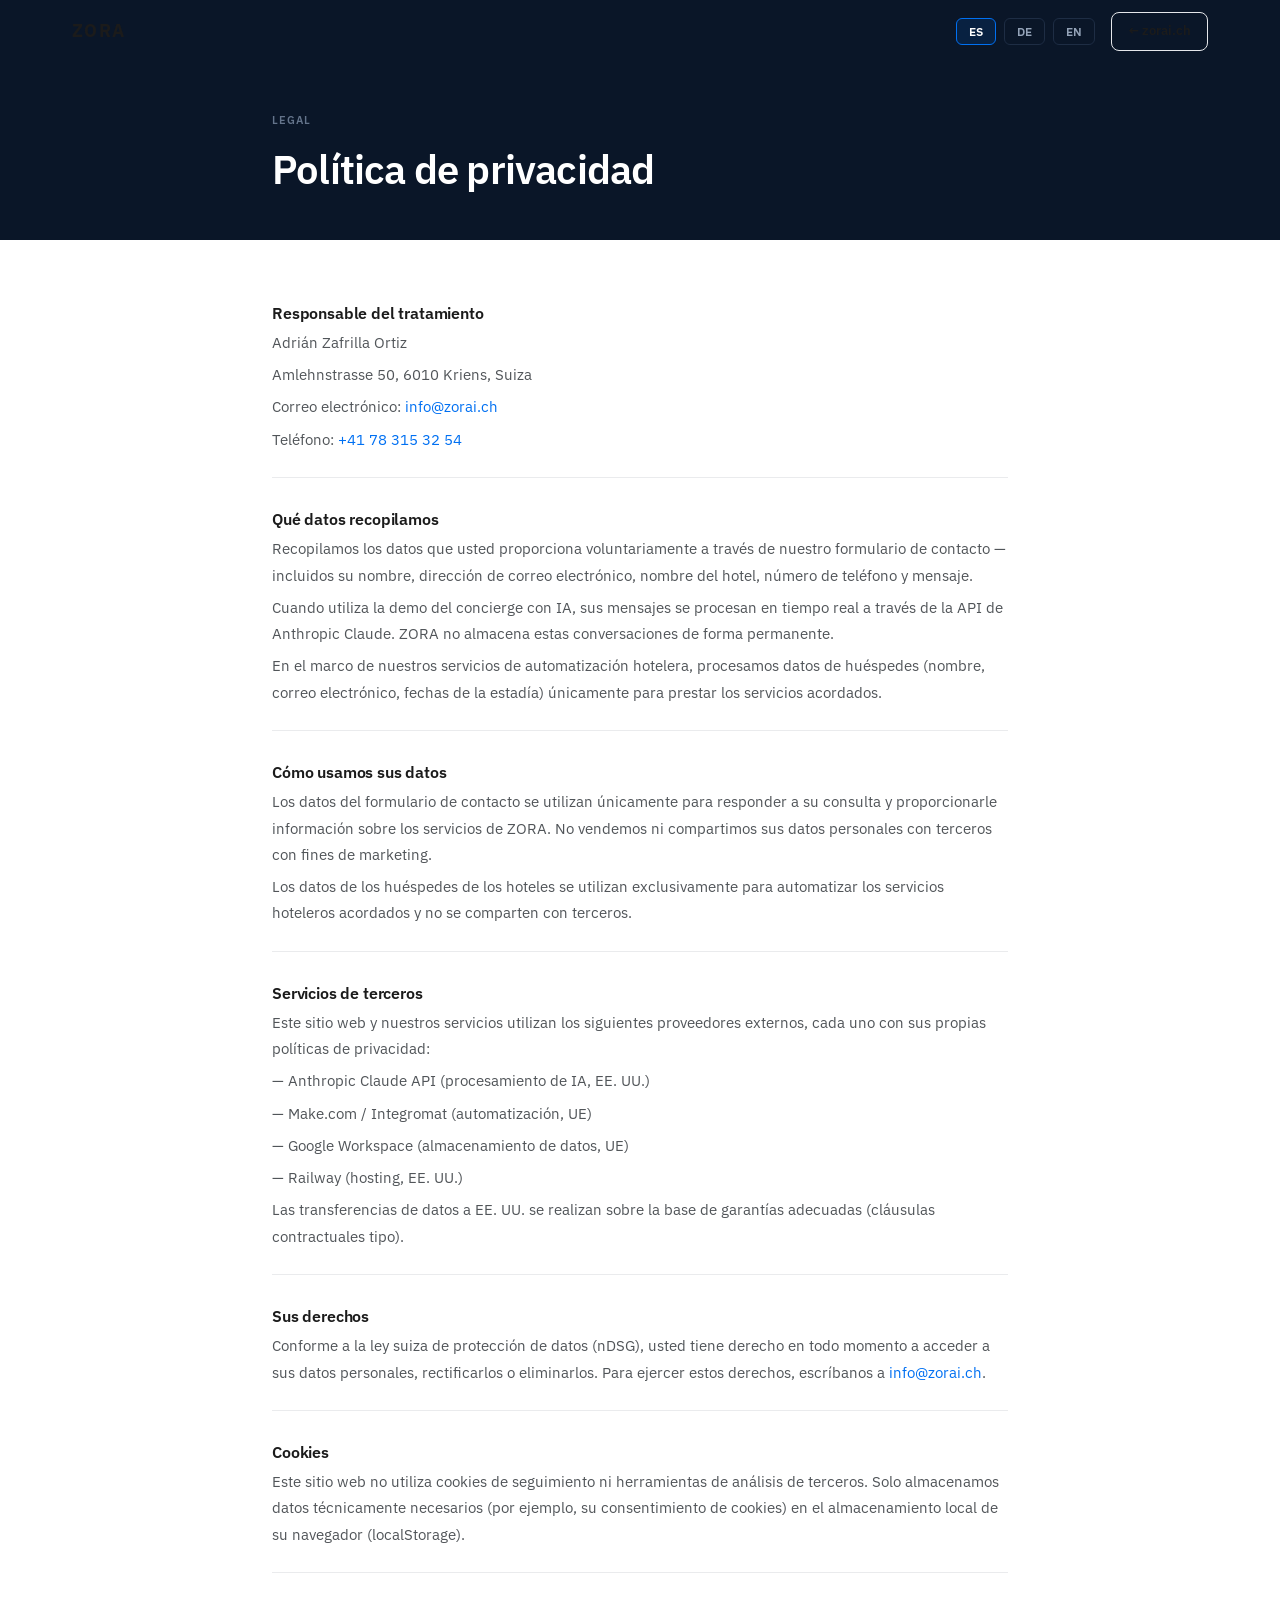
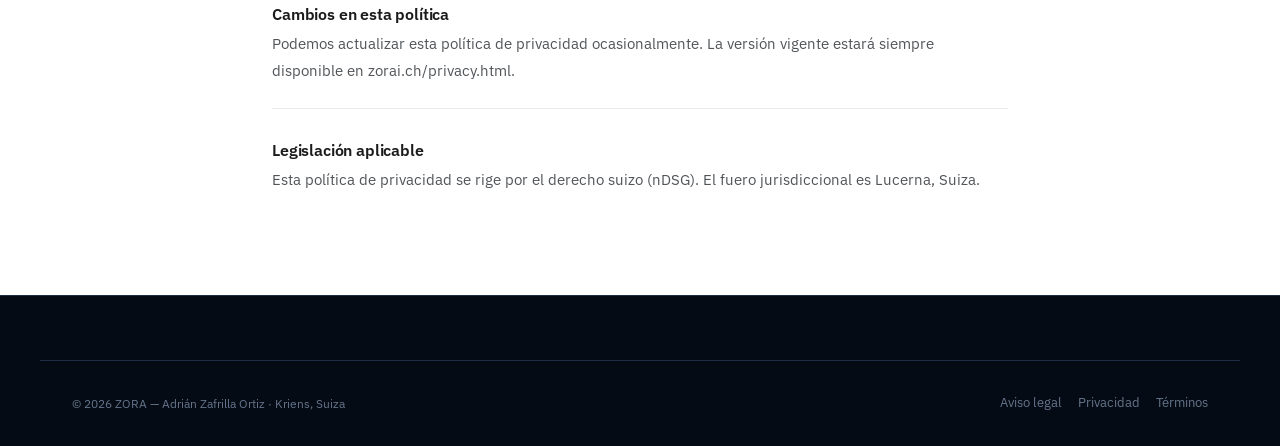
<file: privacy.html>
<!DOCTYPE html>
<html lang="es">
<head>
  <meta charset="UTF-8">
  <meta name="viewport" content="width=device-width, initial-scale=1.0">
  <title>Política de privacidad — ZORA</title>
  <link rel="preconnect" href="https://fonts.googleapis.com">
  <link rel="preconnect" href="https://fonts.gstatic.com" crossorigin>
  <link href="https://fonts.googleapis.com/css2?family=IBM+Plex+Sans:wght@400;500;600;700&display=swap" rel="stylesheet">
  <link rel="stylesheet" href="styles.css">
</head>
<body>

<!-- NAVBAR -->
<nav id="navbar" class="scrolled" aria-label="Main navigation">
  <div class="nav-inner">
    <a href="index.html" class="nav-logo" style="color:var(--text-primary);">ZORA</a>
    <div style="flex:1;"></div>
    <div class="nav-right">
      <button class="legal-lang-btn active" onclick="setLang('es', this)" aria-label="Español">ES</button>
      <button class="legal-lang-btn" onclick="setLang('de', this)" aria-label="Deutsch">DE</button>
      <button class="legal-lang-btn" onclick="setLang('en', this)" aria-label="English">EN</button>
      <a href="index.html" class="btn btn-secondary-light btn-sm" style="margin-left:8px;">← zorai.ch</a>
    </div>
  </div>
</nav>

<!-- LEGAL HEADER -->
<header class="legal-header">
  <div class="legal-header-inner">
    <span class="eyebrow eyebrow-dark" id="label-es">Legal</span>
    <span class="eyebrow eyebrow-dark" id="label-de" style="display:none;">Rechtliches</span>
    <span class="eyebrow eyebrow-dark" id="label-en" style="display:none;">Legal</span>
    <h1 id="page-title-es" style="color:var(--text-on-dark-primary);font-size:clamp(28px,4vw,40px);font-weight:600;letter-spacing:-0.02em;margin-top:12px;">Política de privacidad</h1>
    <h1 id="page-title-de" style="color:var(--text-on-dark-primary);font-size:clamp(28px,4vw,40px);font-weight:600;letter-spacing:-0.02em;margin-top:12px;display:none;">Datenschutzerklärung</h1>
    <h1 id="page-title-en" style="color:var(--text-on-dark-primary);font-size:clamp(28px,4vw,40px);font-weight:600;letter-spacing:-0.02em;margin-top:12px;display:none;">Privacy Policy</h1>
  </div>
</header>

<!-- CONTENT -->
<div class="legal-content">

  <!-- SPANISH -->
  <!-- NOTA REVISIÓN LEGAL: traducción fiel del original alemán (versión de referencia). Puntos a validar con asesor legal:
       - "nDSG" se mantiene como referencia a la ley suiza de protección de datos (no se sustituyó por RGPD).
       - "Standardvertragsklauseln" traducido como "cláusulas contractuales tipo" (término oficial UE).
       - "Gerichtsstand" traducido como "fuero jurisdiccional". -->
  <div class="legal-section active" id="lang-es">

    <h2>Responsable del tratamiento</h2>
    <p>Adrián Zafrilla Ortiz</p>
    <p>Amlehnstrasse 50, 6010 Kriens, Suiza</p>
    <p>Correo electrónico: <a href="mailto:info@zorai.ch">info@zorai.ch</a></p>
    <p>Teléfono: <a href="tel:+41783153254">+41 78 315 32 54</a></p>

    <hr class="legal-divider">

    <h2>Qué datos recopilamos</h2>
    <p>Recopilamos los datos que usted proporciona voluntariamente a través de nuestro formulario de contacto — incluidos su nombre, dirección de correo electrónico, nombre del hotel, número de teléfono y mensaje.</p>
    <p>Cuando utiliza la demo del concierge con IA, sus mensajes se procesan en tiempo real a través de la API de Anthropic Claude. ZORA no almacena estas conversaciones de forma permanente.</p>
    <p>En el marco de nuestros servicios de automatización hotelera, procesamos datos de huéspedes (nombre, correo electrónico, fechas de la estadía) únicamente para prestar los servicios acordados.</p>

    <hr class="legal-divider">

    <h2>Cómo usamos sus datos</h2>
    <p>Los datos del formulario de contacto se utilizan únicamente para responder a su consulta y proporcionarle información sobre los servicios de ZORA. No vendemos ni compartimos sus datos personales con terceros con fines de marketing.</p>
    <p>Los datos de los huéspedes de los hoteles se utilizan exclusivamente para automatizar los servicios hoteleros acordados y no se comparten con terceros.</p>

    <hr class="legal-divider">

    <h2>Servicios de terceros</h2>
    <p>Este sitio web y nuestros servicios utilizan los siguientes proveedores externos, cada uno con sus propias políticas de privacidad:</p>
    <p>— Anthropic Claude API (procesamiento de IA, EE. UU.)</p>
    <p>— Make.com / Integromat (automatización, UE)</p>
    <p>— Google Workspace (almacenamiento de datos, UE)</p>
    <p>— Railway (hosting, EE. UU.)</p>
    <p>Las transferencias de datos a EE. UU. se realizan sobre la base de garantías adecuadas (cláusulas contractuales tipo).</p>

    <hr class="legal-divider">

    <h2>Sus derechos</h2>
    <p>Conforme a la ley suiza de protección de datos (nDSG), usted tiene derecho en todo momento a acceder a sus datos personales, rectificarlos o eliminarlos. Para ejercer estos derechos, escríbanos a <a href="mailto:info@zorai.ch">info@zorai.ch</a>.</p>

    <hr class="legal-divider">

    <h2 id="cookies-es">Cookies</h2>
    <p>Este sitio web no utiliza cookies de seguimiento ni herramientas de análisis de terceros. Solo almacenamos datos técnicamente necesarios (por ejemplo, su consentimiento de cookies) en el almacenamiento local de su navegador (localStorage).</p>

    <hr class="legal-divider">

    <h2>Cambios en esta política</h2>
    <p>Podemos actualizar esta política de privacidad ocasionalmente. La versión vigente estará siempre disponible en zorai.ch/privacy.html.</p>

    <hr class="legal-divider">

    <h2>Legislación aplicable</h2>
    <p>Esta política de privacidad se rige por el derecho suizo (nDSG). El fuero jurisdiccional es Lucerna, Suiza.</p>

  </div>

  <!-- GERMAN -->
  <div class="legal-section" id="lang-de">

    <h2>Verantwortliche Person</h2>
    <p>Adrián Zafrilla Ortiz</p>
    <p>Amlehnstrasse 50, 6010 Kriens, Schweiz</p>
    <p>E-Mail: <a href="mailto:info@zorai.ch">info@zorai.ch</a></p>
    <p>Telefon: <a href="tel:+41783153254">+41 78 315 32 54</a></p>

    <hr class="legal-divider">

    <h2>Welche Daten wir erheben</h2>
    <p>Wir erheben Daten, die Sie freiwillig über unser Kontaktformular bereitstellen — darunter Name, E-Mail-Adresse, Hotelname, Telefonnummer und Nachricht.</p>
    <p>Wenn Sie die KI-Concierge-Demo nutzen, werden Ihre Nachrichten in Echtzeit über die Anthropic Claude API verarbeitet. Diese Gespräche werden von ZORA nicht dauerhaft gespeichert.</p>
    <p>Im Rahmen unserer Hotelautomatisierungsdienste verarbeiten wir Gästedaten (Name, E-Mail, Aufenthaltsdaten) ausschliesslich zur Erbringung der vereinbarten Leistungen.</p>

    <hr class="legal-divider">

    <h2>Verwendung Ihrer Daten</h2>
    <p>Kontaktformulardaten werden ausschliesslich zur Beantwortung Ihrer Anfrage und zur Bereitstellung von Informationen über ZORA-Dienste verwendet. Wir verkaufen oder teilen Ihre personenbezogenen Daten nicht mit Dritten zu Marketingzwecken.</p>
    <p>Gästedaten der Hotels werden ausschliesslich zur Automatisierung der vereinbarten Hoteldienstleistungen verwendet und nicht an Dritte weitergegeben.</p>

    <hr class="legal-divider">

    <h2>Drittanbieter-Dienste</h2>
    <p>Diese Website und unsere Dienste nutzen folgende Drittanbieter, die jeweils eigene Datenschutzrichtlinien haben:</p>
    <p>— Anthropic Claude API (KI-Verarbeitung, USA)</p>
    <p>— Make.com / Integromat (Automatisierung, EU)</p>
    <p>— Google Workspace (Datenspeicherung, EU)</p>
    <p>— Railway (Hosting, USA)</p>
    <p>Die Übermittlung von Daten in die USA erfolgt auf Grundlage geeigneter Garantien (Standardvertragsklauseln).</p>

    <hr class="legal-divider">

    <h2>Ihre Rechte</h2>
    <p>Gemäss Schweizer Datenschutzgesetz (nDSG) haben Sie jederzeit das Recht auf Auskunft, Berichtigung oder Löschung Ihrer personenbezogenen Daten. Zur Ausübung dieser Rechte wenden Sie sich bitte an <a href="mailto:info@zorai.ch">info@zorai.ch</a>.</p>

    <hr class="legal-divider">

    <h2 id="cookies">Cookies</h2>
    <p>Diese Website verwendet keine Tracking-Cookies oder Analysetools von Drittanbietern. Wir speichern ausschliesslich technisch notwendige Daten (z.B. Ihre Cookie-Einwilligung) im lokalen Speicher Ihres Browsers (localStorage).</p>

    <hr class="legal-divider">

    <h2>Änderungen dieser Richtlinie</h2>
    <p>Wir können diese Datenschutzerklärung gelegentlich aktualisieren. Die jeweils aktuelle Version ist stets unter zorai.ch/privacy.html verfügbar.</p>

    <hr class="legal-divider">

    <h2>Anwendbares Recht</h2>
    <p>Diese Datenschutzerklärung unterliegt dem Schweizer Recht (nDSG). Gerichtsstand ist Luzern, Schweiz.</p>

  </div>

  <!-- ENGLISH -->
  <div class="legal-section" id="lang-en">

    <h2>Data Controller</h2>
    <p>Adrián Zafrilla Ortiz</p>
    <p>Amlehnstrasse 50, 6010 Kriens, Switzerland</p>
    <p>Email: <a href="mailto:info@zorai.ch">info@zorai.ch</a></p>
    <p>Phone: <a href="tel:+41783153254">+41 78 315 32 54</a></p>

    <hr class="legal-divider">

    <h2>Data We Collect</h2>
    <p>We collect data you voluntarily provide through our contact form — including your name, email address, hotel name, phone number, and message.</p>
    <p>When you use the AI concierge demo, your messages are processed in real time by Anthropic Claude API. These conversations are not stored permanently by ZORA.</p>
    <p>As part of our hotel automation services, we process guest data (name, email, stay dates) solely to deliver the agreed services.</p>

    <hr class="legal-divider">

    <h2>How We Use Your Data</h2>
    <p>Contact form data is used solely to respond to your inquiry and to provide information about ZORA services. We do not sell or share your personal data with third parties for marketing purposes.</p>
    <p>Hotel guest data is used exclusively to automate the agreed hotel services and is never shared with third parties.</p>

    <hr class="legal-divider">

    <h2>Third Party Services</h2>
    <p>This website and our services use the following third party providers, each with their own privacy policies:</p>
    <p>— Anthropic Claude API (AI processing, USA)</p>
    <p>— Make.com / Integromat (automation, EU)</p>
    <p>— Google Workspace (data storage, EU)</p>
    <p>— Railway (hosting, USA)</p>
    <p>Data transfers to the USA are based on appropriate safeguards (Standard Contractual Clauses).</p>

    <hr class="legal-divider">

    <h2>Your Rights</h2>
    <p>Under Swiss data protection law (nDSG), you have the right to access, correct, or delete your personal data at any time. To exercise these rights, contact us at <a href="mailto:info@zorai.ch">info@zorai.ch</a>.</p>

    <hr class="legal-divider">

    <h2 id="cookies-en">Cookies</h2>
    <p>This website does not use tracking cookies or third party analytics tools. We only store technically necessary data (e.g. your cookie consent) in your browser's local storage (localStorage).</p>

    <hr class="legal-divider">

    <h2>Changes to This Policy</h2>
    <p>We may update this privacy policy from time to time. The latest version will always be available at zorai.ch/privacy.html.</p>

    <hr class="legal-divider">

    <h2>Applicable Law</h2>
    <p>This privacy policy is subject to Swiss law (nDSG). Place of jurisdiction is Luzern, Switzerland.</p>

  </div>

</div>

<!-- FOOTER -->
<footer id="footer">
  <div class="footer-bottom" style="border-top:1px solid var(--border-dark);padding-top:32px;">
    <p class="footer-copyright">© 2026 ZORA — Adrián Zafrilla Ortiz · Kriens, Suiza</p>
    <div style="display:flex;gap:16px;">
      <a href="impressum.html" style="font-size:13px;color:var(--text-on-dark-muted);text-decoration:none;">Aviso legal</a>
      <a href="privacy.html" style="font-size:13px;color:var(--text-on-dark-muted);text-decoration:none;">Privacidad</a>
      <a href="agb.html" style="font-size:13px;color:var(--text-on-dark-muted);text-decoration:none;">Términos</a>
    </div>
  </div>
</footer>

<script>
function setLang(lang, btn) {
  document.querySelectorAll('.legal-section').forEach(function(s) { s.classList.remove('active'); });
  document.getElementById('lang-' + lang).classList.add('active');
  document.querySelectorAll('.legal-lang-btn').forEach(function(b) { b.classList.remove('active'); });
  btn.classList.add('active');
  document.documentElement.lang = lang;
  ['es', 'de', 'en'].forEach(function(l) {
    var title = document.getElementById('page-title-' + l);
    if (title) title.style.display = lang === l ? '' : 'none';
    var label = document.getElementById('label-' + l);
    if (label) label.style.display = lang === l ? '' : 'none';
  });
}
window.addEventListener('scroll', function() {
  document.getElementById('navbar').classList.toggle('scrolled', window.scrollY > 20);
}, { passive: true });
</script>
</body>
</html>
</file>
<file: styles.css>
/* ============================================================ */
/* ZORA — styles.css                                           */
/* ============================================================ */

/* ROOT VARIABLES */
:root {
  --bg-dark: #0A1628;
  --bg-dark-elevated: #0F1E33;
  --bg-light: #FFFFFF;
  --bg-light-alt: #F5F6F7;
  --bg-subtle: #FAFBFC;

  --text-on-dark-primary: #FFFFFF;
  --text-on-dark-secondary: #94A3B8;
  --text-on-dark-muted: #64748B;

  --text-primary: #1B1B1B;
  --text-secondary: #515559;
  --text-muted: #88898C;

  --border-dark: #1E2D44;
  --border-light: #E5E7EB;
  --border-subtle: #EAEBED;

  --primary: #0070F2;
  --primary-hover: #0064DA;
  --primary-active: #0058C2;
  --primary-subtle: #E8F0FB;

  --success: #107E3E;
  --warning: #DF6E0C;
  --danger: #BB0000;

  --shadow-card: 0 1px 3px rgba(27,27,27,0.06), 0 1px 2px rgba(27,27,27,0.04);
  --shadow-elevated: 0 4px 12px rgba(27,27,27,0.08), 0 2px 4px rgba(27,27,27,0.04);
  --shadow-button: 0 1px 2px rgba(0,112,242,0.20);

  --radius-sm: 6px;
  --radius-md: 8px;
  --radius-lg: 12px;

  --transition-fast: 150ms ease-out;
  --transition-base: 200ms ease-out;

  --nav-height: 64px;
}

/* BASE RESET */
*, *::before, *::after { box-sizing: border-box; margin: 0; padding: 0; }
html { scroll-behavior: smooth; font-size: 16px; }
body {
  font-family: 'IBM Plex Sans', system-ui, -apple-system, sans-serif;
  font-size: 16px;
  line-height: 1.6;
  color: var(--text-primary);
  background: var(--bg-light);
  -webkit-font-smoothing: antialiased;
  -moz-osx-font-smoothing: grayscale;
  overflow-x: hidden;
}
img { max-width: 100%; height: auto; display: block; }
a { color: var(--primary); text-decoration: none; }
a:hover { text-decoration: underline; }
button { font-family: inherit; cursor: pointer; border: none; background: none; }
ul, ol { list-style: none; }

/* ============================================================ */
/* TYPOGRAPHY HELPERS                                           */
/* ============================================================ */
.eyebrow {
  font-size: 11px;
  font-weight: 600;
  letter-spacing: 0.1em;
  text-transform: uppercase;
  color: var(--text-muted);
}
.eyebrow-dark { color: var(--text-on-dark-muted); }

h1, h2, h3, h4 { line-height: 1.15; font-weight: 600; letter-spacing: -0.01em; }

.section-title {
  font-size: clamp(28px, 4vw, 36px);
  font-weight: 600;
  color: var(--text-primary);
  line-height: 1.15;
  letter-spacing: -0.02em;
}
.section-title-dark { color: var(--text-on-dark-primary); }

.section-sub {
  font-size: 18px;
  color: var(--text-secondary);
  line-height: 1.65;
  max-width: 600px;
}
.section-sub-dark { color: var(--text-on-dark-secondary); }

/* ============================================================ */
/* LAYOUT HELPERS                                               */
/* ============================================================ */
.container {
  max-width: 1200px;
  margin: 0 auto;
  padding: 0 32px;
}
.section-pad { padding: 96px 0; }
.section-pad-sm { padding: 64px 0; }

/* ============================================================ */
/* BUTTONS                                                      */
/* ============================================================ */
.btn {
  display: inline-flex;
  align-items: center;
  gap: 8px;
  padding: 12px 24px;
  font-size: 14px;
  font-weight: 600;
  border-radius: var(--radius-md);
  transition: background var(--transition-fast), color var(--transition-fast), border-color var(--transition-fast), box-shadow var(--transition-fast);
  white-space: nowrap;
  text-decoration: none;
  cursor: pointer;
  border: 1px solid transparent;
}
.btn-primary {
  background: var(--primary);
  color: #fff;
  border-color: var(--primary);
  box-shadow: var(--shadow-button);
}
.btn-primary:hover { background: var(--primary-hover); border-color: var(--primary-hover); text-decoration: none; color: #fff; }
.btn-primary:active { background: var(--primary-active); }

.btn-secondary {
  background: transparent;
  color: var(--text-on-dark-primary);
  border-color: var(--border-dark);
}
.btn-secondary:hover { border-color: #3B5677; background: rgba(255,255,255,0.05); text-decoration: none; color: #fff; }

.btn-secondary-light {
  background: transparent;
  color: var(--text-primary);
  border-color: var(--border-light);
}
.btn-secondary-light:hover { border-color: #C0C3C8; background: var(--bg-light-alt); text-decoration: none; color: var(--text-primary); }

.btn-lg { padding: 14px 32px; font-size: 15px; }
.btn-sm { padding: 8px 16px; font-size: 13px; }
.btn-full { width: 100%; justify-content: center; }

/* ============================================================ */
/* NAVBAR                                                       */
/* ============================================================ */
#navbar {
  position: fixed;
  top: 0;
  left: 0;
  right: 0;
  z-index: 1000;
  height: var(--nav-height);
  display: flex;
  align-items: center;
  background: transparent;
  transition: background var(--transition-base), border-color var(--transition-base), box-shadow var(--transition-base);
  border-bottom: 1px solid transparent;
}
#navbar.scrolled {
  background: var(--bg-light);
  border-color: var(--border-light);
  box-shadow: var(--shadow-card);
}
.nav-inner {
  width: 100%;
  max-width: 1200px;
  margin: 0 auto;
  padding: 0 32px;
  display: flex;
  align-items: center;
  gap: 32px;
}
.nav-logo {
  font-size: 18px;
  font-weight: 700;
  letter-spacing: 0.08em;
  color: var(--text-on-dark-primary);
  text-decoration: none;
  flex-shrink: 0;
  transition: color var(--transition-fast);
}
#navbar.scrolled .nav-logo { color: var(--text-primary); }

.nav-links {
  display: flex;
  align-items: center;
  gap: 4px;
  flex: 1;
}
.nav-links a {
  padding: 6px 12px;
  font-size: 14px;
  font-weight: 500;
  color: var(--text-on-dark-secondary);
  border-radius: var(--radius-sm);
  text-decoration: none;
  transition: color var(--transition-fast), background var(--transition-fast);
}
.nav-links a:hover { color: var(--text-on-dark-primary); background: rgba(255,255,255,0.08); }
#navbar.scrolled .nav-links a { color: var(--text-secondary); }
#navbar.scrolled .nav-links a:hover { color: var(--text-primary); background: var(--bg-light-alt); }

.nav-right {
  display: flex;
  align-items: center;
  gap: 8px;
  flex-shrink: 0;
}
.lang-switcher {
  display: flex;
  align-items: center;
  gap: 2px;
}
.lang-btn {
  padding: 4px 8px;
  font-size: 12px;
  font-weight: 600;
  color: var(--text-on-dark-muted);
  border-radius: var(--radius-sm);
  transition: color var(--transition-fast), background var(--transition-fast);
  background: transparent;
  border: none;
  cursor: pointer;
}
.lang-btn:hover { color: var(--text-on-dark-primary); }
.lang-btn.active { color: var(--text-on-dark-primary); background: rgba(255,255,255,0.12); }
#navbar.scrolled .lang-btn { color: var(--text-muted); }
#navbar.scrolled .lang-btn:hover { color: var(--text-primary); background: var(--bg-light-alt); }
#navbar.scrolled .lang-btn.active { color: var(--text-primary); background: var(--bg-light-alt); }

.nav-divider { width: 1px; height: 20px; background: var(--border-dark); margin: 0 4px; }
#navbar.scrolled .nav-divider { background: var(--border-light); }

.nav-login {
  padding: 7px 14px;
  font-size: 13px;
  font-weight: 500;
  color: var(--text-on-dark-secondary);
  border: 1px solid var(--border-dark);
  border-radius: var(--radius-md);
  text-decoration: none;
  transition: color var(--transition-fast), border-color var(--transition-fast), background var(--transition-fast);
}
.nav-login:hover { color: var(--text-on-dark-primary); border-color: #3B5677; text-decoration: none; }
#navbar.scrolled .nav-login { color: var(--text-secondary); border-color: var(--border-light); }
#navbar.scrolled .nav-login:hover { color: var(--text-primary); border-color: #C0C3C8; }

/* Mobile hamburger */
.nav-hamburger {
  display: none;
  flex-direction: column;
  gap: 5px;
  padding: 6px;
  background: transparent;
  border: none;
  cursor: pointer;
  margin-left: auto;
}
.nav-hamburger span {
  display: block;
  width: 22px;
  height: 2px;
  background: var(--text-on-dark-primary);
  border-radius: 2px;
  transition: transform var(--transition-base), opacity var(--transition-base);
}
#navbar.scrolled .nav-hamburger span { background: var(--text-primary); }
.nav-hamburger.open span:nth-child(1) { transform: translateY(7px) rotate(45deg); }
.nav-hamburger.open span:nth-child(2) { opacity: 0; }
.nav-hamburger.open span:nth-child(3) { transform: translateY(-7px) rotate(-45deg); }

/* Mobile menu */
#mobile-menu {
  display: none;
  position: fixed;
  top: var(--nav-height);
  left: 0;
  right: 0;
  background: var(--bg-light);
  border-bottom: 1px solid var(--border-light);
  z-index: 999;
  box-shadow: var(--shadow-elevated);
  padding: 16px 0 24px;
}
#mobile-menu.open { display: block; }
#mobile-menu a {
  display: block;
  padding: 12px 32px;
  font-size: 15px;
  font-weight: 500;
  color: var(--text-secondary);
  text-decoration: none;
  transition: color var(--transition-fast), background var(--transition-fast);
}
#mobile-menu a:hover { color: var(--text-primary); background: var(--bg-light-alt); }
.mobile-menu-divider { height: 1px; background: var(--border-light); margin: 8px 32px; }
.mobile-menu-cta { padding: 12px 32px; }

/* Language switcher inside mobile menu (light background) */
.mobile-lang-switcher { display: none; gap: 8px; padding: 8px 32px; }
.mobile-lang-switcher .lang-btn {
  flex: 1;
  min-height: 44px;
  padding: 10px 0;
  font-size: 14px;
  color: var(--text-secondary);
  border: 1px solid var(--border-light);
  border-radius: var(--radius-md);
}
.mobile-lang-switcher .lang-btn:hover { color: var(--text-primary); background: var(--bg-light-alt); }
.mobile-lang-switcher .lang-btn.active {
  color: var(--text-primary);
  background: var(--bg-light-alt);
  border-color: var(--primary);
}

/* ============================================================ */
/* HERO                                                         */
/* ============================================================ */
#hero {
  background: var(--bg-dark);
  padding-top: calc(var(--nav-height) + 80px);
  padding-bottom: 96px;
  min-height: 640px;
}
.hero-inner {
  max-width: 1080px;
  margin: 0 auto;
  padding: 0 32px;
  text-align: center;
}
.hero-eyebrow {
  display: inline-flex;
  align-items: center;
  gap: 8px;
  font-size: 11px;
  font-weight: 600;
  letter-spacing: 0.1em;
  text-transform: uppercase;
  color: var(--text-on-dark-muted);
  margin-bottom: 32px;
}
.hero-dot {
  width: 7px;
  height: 7px;
  border-radius: 50%;
  background: #22C55E;
  flex-shrink: 0;
}
.hero-h1 {
  font-size: clamp(40px, 4.8vw, 54px);
  font-weight: 600;
  color: var(--text-on-dark-primary);
  line-height: 1.08;
  letter-spacing: -0.02em;
  margin-bottom: 24px;
  text-wrap: balance;
}
.hero-h1 .break { display: block; }
.hero-sub {
  font-size: 18px;
  color: var(--text-on-dark-secondary);
  line-height: 1.65;
  margin-bottom: 40px;
  max-width: 580px;
  margin-left: auto;
  margin-right: auto;
}
.hero-actions {
  display: flex;
  align-items: center;
  justify-content: center;
  gap: 12px;
  flex-wrap: wrap;
  margin-bottom: 24px;
}
.hero-note {
  font-size: 13px;
  color: var(--text-on-dark-muted);
}

/* ============================================================ */
/* STATS                                                        */
/* ============================================================ */
#stats {
  background: var(--bg-dark);
  border-top: 1px solid var(--border-dark);
  padding: 48px 0;
}
.stats-inner {
  max-width: 1200px;
  margin: 0 auto;
  padding: 0 32px;
  display: grid;
  grid-template-columns: repeat(4, 1fr);
  gap: 0;
}
.stat-item {
  text-align: center;
  padding: 24px 16px;
  position: relative;
}
.stat-item + .stat-item::before {
  content: '';
  position: absolute;
  left: 0;
  top: 25%;
  height: 50%;
  width: 1px;
  background: var(--border-dark);
}
.stat-number {
  display: block;
  font-size: 32px;
  font-weight: 600;
  color: var(--text-on-dark-primary);
  letter-spacing: -0.02em;
  line-height: 1.1;
  margin-bottom: 6px;
}
.stat-label {
  display: block;
  font-size: 13px;
  color: var(--text-on-dark-secondary);
  line-height: 1.4;
}

/* ============================================================ */
/* PROBLEM                                                      */
/* ============================================================ */
#problem { background: var(--bg-light); }
.problem-inner {
  max-width: 1200px;
  margin: 0 auto;
  padding: 0 32px;
  display: grid;
  grid-template-columns: 1fr 1fr;
  gap: 80px;
  align-items: start;
}
.problem-left { padding-top: 8px; }
.problem-left .eyebrow { display: block; margin-bottom: 16px; }
.problem-left h2 { font-size: clamp(26px, 3.5vw, 34px); margin-bottom: 20px; }
.problem-left p { font-size: 16px; color: var(--text-secondary); line-height: 1.7; }
.pain-list { display: flex; flex-direction: column; gap: 8px; }
.pain-item {
  display: flex;
  align-items: center;
  gap: 14px;
  padding: 14px 16px;
  background: var(--bg-light);
  border: 1px solid var(--border-light);
  border-radius: var(--radius-md);
  transition: border-color var(--transition-fast), box-shadow var(--transition-fast);
}
.pain-item:hover {
  border-color: #C0C3C8;
  box-shadow: var(--shadow-card);
}
.pain-icon {
  width: 36px;
  height: 36px;
  display: flex;
  align-items: center;
  justify-content: center;
  background: var(--bg-light-alt);
  border-radius: var(--radius-sm);
  flex-shrink: 0;
  color: var(--text-secondary);
}
.pain-icon svg { width: 18px; height: 18px; stroke: currentColor; fill: none; stroke-width: 1.75; }
.pain-text {
  font-size: 14px;
  font-weight: 500;
  color: var(--text-primary);
}

/* ============================================================ */
/* SOLUTION                                                     */
/* ============================================================ */
#solution { background: var(--bg-dark); }
.solution-header {
  max-width: 1200px;
  margin: 0 auto;
  padding: 0 32px;
  margin-bottom: 48px;
}
.solution-header .eyebrow { display: block; margin-bottom: 16px; }
.solution-cards {
  max-width: 1200px;
  margin: 0 auto;
  padding: 0 32px;
  display: grid;
  grid-template-columns: repeat(3, 1fr);
  gap: 16px;
}
.solution-card {
  background: var(--bg-dark-elevated);
  border: 1px solid var(--border-dark);
  border-radius: var(--radius-lg);
  padding: 32px;
  transition: border-color var(--transition-base);
}
.solution-card:hover { border-color: #2A3E5A; }
.solution-card-icon {
  width: 48px;
  height: 48px;
  display: flex;
  align-items: center;
  justify-content: center;
  background: rgba(0,112,242,0.12);
  border-radius: var(--radius-md);
  margin-bottom: 20px;
  color: var(--primary);
}
.solution-card-icon svg { width: 24px; height: 24px; stroke: currentColor; fill: none; stroke-width: 1.75; }
.solution-card h4 {
  font-size: 18px;
  font-weight: 600;
  color: var(--text-on-dark-primary);
  margin-bottom: 10px;
}
.solution-card p {
  font-size: 14px;
  color: var(--text-on-dark-secondary);
  line-height: 1.65;
  margin-bottom: 20px;
}
.solution-feature-list { list-style: none; display: flex; flex-direction: column; gap: 8px; }
.solution-feature-list li {
  display: flex;
  align-items: flex-start;
  gap: 10px;
  font-size: 13px;
  color: var(--text-on-dark-secondary);
}
.solution-feature-list li::before {
  content: '';
  display: block;
  width: 14px;
  height: 14px;
  background-image: url("data:image/svg+xml,%3Csvg xmlns='http://www.w3.org/2000/svg' viewBox='0 0 24 24' fill='none' stroke='%230070F2' stroke-width='2.5' stroke-linecap='round' stroke-linejoin='round'%3E%3Cpolyline points='20 6 9 17 4 12'/%3E%3C/svg%3E");
  background-size: contain;
  background-repeat: no-repeat;
  flex-shrink: 0;
  margin-top: 2px;
}

/* ============================================================ */
/* HOW IT WORKS                                                 */
/* ============================================================ */
#how-it-works { background: var(--bg-light); }
.how-header {
  max-width: 1200px;
  margin: 0 auto;
  padding: 0 32px;
  margin-bottom: 56px;
  text-align: center;
}
.how-header .eyebrow { display: block; margin-bottom: 16px; }
.steps-grid {
  max-width: 1200px;
  margin: 0 auto;
  padding: 0 32px;
  display: grid;
  grid-template-columns: repeat(4, 1fr);
  gap: 0;
  position: relative;
}
.steps-grid::before {
  content: '';
  position: absolute;
  top: 24px;
  left: calc(25% / 2 + 32px);
  right: calc(25% / 2 + 32px);
  height: 1px;
  background: var(--border-light);
  z-index: 0;
}
.step-item {
  padding: 0 24px;
  text-align: center;
  position: relative;
  z-index: 1;
}
.step-number {
  display: inline-flex;
  align-items: center;
  justify-content: center;
  width: 48px;
  height: 48px;
  border-radius: 50%;
  background: var(--primary-subtle);
  border: 2px solid var(--primary);
  font-size: 14px;
  font-weight: 700;
  color: var(--primary);
  margin: 0 auto 20px;
}
.step-item h4 {
  font-size: 16px;
  font-weight: 600;
  color: var(--text-primary);
  margin-bottom: 8px;
}
.step-item p {
  font-size: 14px;
  color: var(--text-secondary);
  line-height: 1.6;
}

/* ============================================================ */
/* FEATURES                                                     */
/* ============================================================ */
#features { background: var(--bg-light-alt); }
.features-header {
  max-width: 1200px;
  margin: 0 auto;
  padding: 0 32px;
  margin-bottom: 48px;
}
.features-header .eyebrow { display: block; margin-bottom: 16px; }
.features-grid {
  max-width: 1200px;
  margin: 0 auto;
  padding: 0 32px;
  display: grid;
  grid-template-columns: repeat(3, 1fr);
  gap: 16px;
}
.feature-card {
  background: var(--bg-light);
  border: 1px solid var(--border-light);
  border-radius: var(--radius-lg);
  padding: 28px;
  transition: box-shadow var(--transition-base), border-color var(--transition-base);
}
.feature-card:hover { box-shadow: var(--shadow-elevated); border-color: #C0C3C8; }
.feature-card-icon {
  width: 40px;
  height: 40px;
  display: flex;
  align-items: center;
  justify-content: center;
  background: var(--primary-subtle);
  border-radius: var(--radius-sm);
  margin-bottom: 16px;
  color: var(--primary);
}
.feature-card-icon svg { width: 20px; height: 20px; stroke: currentColor; fill: none; stroke-width: 1.75; }
.feature-card h4 {
  font-size: 16px;
  font-weight: 600;
  color: var(--text-primary);
  margin-bottom: 8px;
  display: flex;
  align-items: center;
  gap: 8px;
  flex-wrap: wrap;
}
.feature-card p { font-size: 14px; color: var(--text-secondary); line-height: 1.65; }
.badge-soon {
  display: inline-block;
  padding: 2px 8px;
  font-size: 11px;
  font-weight: 600;
  border-radius: 4px;
  background: var(--bg-light-alt);
  color: var(--text-muted);
  border: 1px solid var(--border-subtle);
  white-space: nowrap;
}

/* Compact variant for pricing feature lists */
.badge-soon-sm {
  padding: 1px 6px;
  font-size: 10px;
  margin-left: auto;
  align-self: center;
}

/* ============================================================ */
/* COMPLIANCE                                                   */
/* ============================================================ */
#compliance { background: var(--bg-light); }
.compliance-inner {
  max-width: 1200px;
  margin: 0 auto;
  padding: 0 32px;
  display: grid;
  grid-template-columns: 1fr 1fr;
  gap: 64px;
  align-items: start;
}
.compliance-left .eyebrow { display: block; margin-bottom: 16px; }
.compliance-left h2 { margin-bottom: 40px; }
.compliance-block { margin-bottom: 40px; }
.compliance-block:last-child { margin-bottom: 0; }
.compliance-block h3 {
  font-size: 17px;
  font-weight: 600;
  color: var(--text-primary);
  margin-bottom: 12px;
  padding-bottom: 12px;
  border-bottom: 1px solid var(--border-light);
}
.compliance-block ul { display: flex; flex-direction: column; gap: 8px; }
.compliance-block li {
  display: flex;
  align-items: flex-start;
  gap: 10px;
  font-size: 14px;
  color: var(--text-secondary);
  line-height: 1.5;
}
.compliance-block li::before {
  content: '';
  display: block;
  width: 14px;
  height: 14px;
  background-image: url("data:image/svg+xml,%3Csvg xmlns='http://www.w3.org/2000/svg' viewBox='0 0 24 24' fill='none' stroke='%23107E3E' stroke-width='2.5' stroke-linecap='round' stroke-linejoin='round'%3E%3Cpolyline points='20 6 9 17 4 12'/%3E%3C/svg%3E");
  background-size: contain;
  background-repeat: no-repeat;
  flex-shrink: 0;
  margin-top: 2px;
}
.compliance-right { padding-top: 72px; }
.compliance-mockup {
  background: var(--bg-light-alt);
  border: 1px solid var(--border-light);
  border-radius: var(--radius-lg);
  padding: 24px;
  box-shadow: var(--shadow-card);
}
.mockup-header {
  display: flex;
  align-items: center;
  gap: 10px;
  margin-bottom: 16px;
  padding-bottom: 14px;
  border-bottom: 1px solid var(--border-light);
}
.mockup-dot-group { display: flex; gap: 5px; }
.mockup-dot { width: 10px; height: 10px; border-radius: 50%; }
.mockup-dot-r { background: #FF5F57; }
.mockup-dot-y { background: #FEBC2E; }
.mockup-dot-g { background: #28C840; }
.mockup-title { font-size: 12px; font-weight: 500; color: var(--text-muted); }
.mockup-table { width: 100%; border-collapse: collapse; font-size: 12px; }
.mockup-table th {
  text-align: left;
  font-weight: 600;
  color: var(--text-secondary);
  padding: 6px 8px;
  background: var(--bg-subtle);
  border: 1px solid var(--border-subtle);
}
.mockup-table td {
  padding: 5px 8px;
  color: var(--text-primary);
  border: 1px solid var(--border-subtle);
  font-variant-numeric: tabular-nums;
}
.mockup-table tr:nth-child(even) td { background: var(--bg-subtle); }
.mockup-footer {
  margin-top: 12px;
  font-size: 11px;
  color: var(--text-muted);
  text-align: right;
}

/* ============================================================ */
/* DEMO                                                         */
/* ============================================================ */
#demo { background: var(--bg-light-alt); }
.demo-inner {
  max-width: 1200px;
  margin: 0 auto;
  padding: 0 32px;
  display: grid;
  grid-template-columns: 1fr 1fr;
  gap: 64px;
  align-items: center;
}
.demo-left .eyebrow { display: block; margin-bottom: 16px; }
.demo-left h2 { margin-bottom: 16px; }
.demo-left p { font-size: 16px; color: var(--text-secondary); line-height: 1.7; margin-bottom: 24px; }
.demo-checklist { display: flex; flex-direction: column; gap: 10px; }
.demo-checklist li {
  display: flex;
  align-items: center;
  gap: 10px;
  font-size: 14px;
  color: var(--text-secondary);
}
.demo-checklist li::before {
  content: '';
  display: block;
  width: 14px;
  height: 14px;
  background-image: url("data:image/svg+xml,%3Csvg xmlns='http://www.w3.org/2000/svg' viewBox='0 0 24 24' fill='none' stroke='%230070F2' stroke-width='2.5' stroke-linecap='round' stroke-linejoin='round'%3E%3Cpolyline points='20 6 9 17 4 12'/%3E%3C/svg%3E");
  background-size: contain;
  background-repeat: no-repeat;
  flex-shrink: 0;
}

/* Chat widget */
#chat-wrapper {
  width: 100%;
  max-width: 400px;
  height: 520px;
  background: #fff;
  border-radius: var(--radius-lg);
  display: flex;
  flex-direction: column;
  overflow: hidden;
  box-shadow: var(--shadow-elevated);
  border: 1px solid var(--border-light);
  margin: 0 auto;
}
#chat-header {
  background: var(--bg-dark);
  padding: 14px 18px;
  display: flex;
  align-items: center;
  gap: 10px;
  flex-shrink: 0;
}
#hotel-logo {
  width: 34px;
  height: 34px;
  background: var(--primary);
  border-radius: var(--radius-sm);
  display: flex;
  align-items: center;
  justify-content: center;
  font-size: 14px;
  font-weight: 700;
  color: #fff;
  flex-shrink: 0;
}
#header-info { flex: 1; }
#header-info h3 { font-size: 13px; font-weight: 600; color: #fff; }
#header-info p { font-size: 11px; color: var(--text-on-dark-secondary); margin-top: 1px; }
#online-status { display: flex; align-items: center; gap: 5px; font-size: 11px; color: var(--text-on-dark-secondary); }
#online-dot { width: 6px; height: 6px; background: #22C55E; border-radius: 50%; flex-shrink: 0; }
#messages {
  flex: 1;
  overflow-y: auto;
  padding: 16px;
  display: flex;
  flex-direction: column;
  gap: 10px;
  background: var(--bg-subtle);
}
.msg { display: flex; gap: 8px; align-items: flex-end; }
.msg.user { flex-direction: row-reverse; }
.msg-avatar {
  width: 24px;
  height: 24px;
  border-radius: var(--radius-sm);
  display: flex;
  align-items: center;
  justify-content: center;
  font-size: 10px;
  font-weight: 700;
  flex-shrink: 0;
  letter-spacing: 0;
}
.msg.bot .msg-avatar { background: var(--bg-dark); color: var(--text-on-dark-primary); }
.msg.user .msg-avatar { background: var(--border-light); color: var(--text-secondary); }
.bubble {
  max-width: 78%;
  padding: 9px 13px;
  font-size: 13px;
  line-height: 1.55;
  white-space: pre-wrap;
}
.msg.bot .bubble {
  background: #fff;
  color: var(--text-primary);
  border: 1px solid var(--border-light);
  border-radius: 2px var(--radius-md) var(--radius-md) var(--radius-md);
}
.msg.user .bubble {
  background: var(--primary);
  color: #fff;
  border-radius: var(--radius-md) 2px var(--radius-md) var(--radius-md);
}
.typing-bubble {
  background: #fff;
  border: 1px solid var(--border-light);
  border-radius: 2px var(--radius-md) var(--radius-md) var(--radius-md);
  padding: 10px 14px;
  display: flex;
  gap: 4px;
  align-items: center;
}
.dot {
  width: 5px;
  height: 5px;
  background: var(--text-muted);
  border-radius: 50%;
  animation: typing 1.2s infinite;
}
.dot:nth-child(2) { animation-delay: 0.2s; }
.dot:nth-child(3) { animation-delay: 0.4s; }
@keyframes typing { 0%,80%,100%{transform:translateY(0);opacity:0.4} 40%{transform:translateY(-4px);opacity:1} }
#quick-btns {
  padding: 8px 12px;
  display: flex;
  flex-wrap: wrap;
  gap: 5px;
  background: #fff;
  border-top: 1px solid var(--border-subtle);
  flex-shrink: 0;
}
.quick-btn {
  padding: 4px 10px;
  border-radius: var(--radius-sm);
  font-size: 12px;
  font-weight: 500;
  border: 1px solid var(--border-light);
  background: var(--bg-subtle);
  color: var(--text-secondary);
  cursor: pointer;
  transition: border-color var(--transition-fast), color var(--transition-fast), background var(--transition-fast);
}
.quick-btn:hover { border-color: var(--primary); color: var(--primary); background: var(--primary-subtle); }
#input-area {
  padding: 10px 12px;
  border-top: 1px solid var(--border-light);
  display: flex;
  gap: 8px;
  background: #fff;
  flex-shrink: 0;
}
#user-input {
  flex: 1;
  border: 1px solid var(--border-light);
  border-radius: var(--radius-md);
  padding: 8px 12px;
  font-size: 13px;
  font-family: inherit;
  outline: none;
  color: var(--text-primary);
  background: var(--bg-subtle);
  transition: border-color var(--transition-fast);
}
#user-input:focus { border-color: var(--primary); }
#user-input::placeholder { color: var(--text-muted); }
#send-btn {
  width: 36px;
  height: 36px;
  background: var(--primary);
  border: none;
  border-radius: var(--radius-md);
  cursor: pointer;
  display: flex;
  align-items: center;
  justify-content: center;
  flex-shrink: 0;
  transition: background var(--transition-fast);
}
#send-btn:hover { background: var(--primary-hover); }
#send-btn:disabled { background: var(--border-light); cursor: not-allowed; }
#send-btn svg { width: 15px; height: 15px; fill: white; }

/* ============================================================ */
/* ZORA CHAT WIDGET (floating)                                  */
/* ============================================================ */
#zora-widget {
  position: fixed;
  bottom: 24px;
  right: 24px;
  z-index: 1100;
  display: flex;
  flex-direction: column;
  align-items: flex-end;
  gap: 12px;
}
#zw-toggle {
  display: flex;
  align-items: center;
  gap: 8px;
  padding: 12px 18px;
  background: var(--primary);
  color: #fff;
  border: none;
  border-radius: 999px;
  font-family: inherit;
  font-size: 13px;
  font-weight: 600;
  cursor: pointer;
  box-shadow: var(--shadow-elevated);
  transition: background var(--transition-fast);
}
#zw-toggle:hover { background: var(--primary-hover); }
#zw-toggle:active { background: var(--primary-active); }
#zw-toggle svg { width: 18px; height: 18px; fill: none; stroke: #fff; stroke-width: 2; stroke-linecap: round; stroke-linejoin: round; flex-shrink: 0; }
#zw-panel {
  width: 360px;
  height: 480px;
  background: #fff;
  border: 1px solid var(--border-light);
  border-radius: var(--radius-lg);
  box-shadow: var(--shadow-elevated);
  display: flex;
  flex-direction: column;
  overflow: hidden;
}
#zw-panel[hidden] { display: none; }
#zw-header {
  background: var(--bg-dark);
  padding: 14px 18px;
  display: flex;
  align-items: center;
  gap: 10px;
  flex-shrink: 0;
}
#zw-logo {
  width: 34px;
  height: 34px;
  background: var(--primary);
  border-radius: var(--radius-sm);
  display: flex;
  align-items: center;
  justify-content: center;
  font-size: 14px;
  font-weight: 700;
  color: #fff;
  flex-shrink: 0;
}
#zw-header-info { flex: 1; }
#zw-header-info h3 { font-size: 13px; font-weight: 600; color: #fff; }
#zw-header-info p { font-size: 11px; color: var(--text-on-dark-secondary); margin-top: 1px; }
#zw-close {
  background: transparent;
  border: none;
  padding: 4px;
  cursor: pointer;
  display: flex;
  align-items: center;
  justify-content: center;
  border-radius: var(--radius-sm);
  transition: background var(--transition-fast);
}
#zw-close:hover { background: rgba(255,255,255,0.08); }
#zw-close svg { width: 16px; height: 16px; fill: none; stroke: var(--text-on-dark-secondary); stroke-width: 2; stroke-linecap: round; }
#zw-messages {
  flex: 1;
  overflow-y: auto;
  padding: 16px;
  display: flex;
  flex-direction: column;
  gap: 10px;
  background: var(--bg-subtle);
}
#zw-input-area {
  padding: 10px 12px;
  border-top: 1px solid var(--border-light);
  display: flex;
  gap: 8px;
  background: #fff;
  flex-shrink: 0;
}
#zw-input {
  flex: 1;
  border: 1px solid var(--border-light);
  border-radius: var(--radius-md);
  padding: 8px 12px;
  font-size: 13px;
  font-family: inherit;
  outline: none;
  color: var(--text-primary);
  background: var(--bg-subtle);
  transition: border-color var(--transition-fast);
}
#zw-input:focus { border-color: var(--primary); }
#zw-input::placeholder { color: var(--text-muted); }
#zw-send {
  width: 36px;
  height: 36px;
  background: var(--primary);
  border: none;
  border-radius: var(--radius-md);
  cursor: pointer;
  display: flex;
  align-items: center;
  justify-content: center;
  flex-shrink: 0;
  transition: background var(--transition-fast);
}
#zw-send:hover { background: var(--primary-hover); }
#zw-send:disabled { background: var(--border-light); cursor: not-allowed; }
#zw-send svg { width: 15px; height: 15px; fill: white; }

@media (max-width: 480px) {
  #zora-widget { bottom: 16px; right: 16px; }
  #zw-panel {
    width: calc(100vw - 32px);
    height: min(480px, calc(100dvh - 140px));
  }
  #zw-toggle span { display: none; }
  #zw-toggle { padding: 14px; }
}

/* ============================================================ */
/* PRICING                                                      */
/* ============================================================ */
#pricing { background: var(--bg-light); }
.pricing-header {
  max-width: 1200px;
  margin: 0 auto;
  padding: 0 32px;
  margin-bottom: 48px;
  text-align: center;
}
.pricing-header .eyebrow { display: block; margin-bottom: 16px; }
.pricing-header .section-sub { margin: 16px auto 0; }
.pricing-grid {
  max-width: 860px;
  margin: 0 auto;
  padding: 0 32px;
  display: grid;
  grid-template-columns: repeat(2, 1fr);
  gap: 16px;
}
.pricing-card {
  background: var(--bg-light);
  border: 1px solid var(--border-light);
  border-radius: var(--radius-lg);
  padding: 32px;
  position: relative;
  transition: box-shadow var(--transition-base);
}
.pricing-card:hover { box-shadow: var(--shadow-elevated); }
.pricing-card.featured {
  border-color: var(--primary);
  border-width: 2px;
}
.featured-badge {
  position: absolute;
  top: -13px;
  left: 50%;
  transform: translateX(-50%);
  padding: 3px 14px;
  background: var(--primary);
  color: #fff;
  font-size: 11px;
  font-weight: 700;
  letter-spacing: 0.05em;
  border-radius: 20px;
  white-space: nowrap;
}
.pricing-name {
  font-size: 13px;
  font-weight: 600;
  letter-spacing: 0.06em;
  text-transform: uppercase;
  color: var(--text-muted);
  margin-bottom: 8px;
}
.pricing-setup-line { font-size: 13px; color: var(--text-muted); margin-bottom: 2px; }
.pricing-setup-line s { color: var(--border-light); }
.pricing-setup-free {
  font-size: 13px;
  font-weight: 500;
  color: var(--success);
  margin-bottom: 16px;
}
.pricing-price {
  font-size: 40px;
  font-weight: 600;
  color: var(--text-primary);
  letter-spacing: -0.02em;
  line-height: 1;
  margin-bottom: 4px;
}
.pricing-period {
  font-size: 13px;
  color: var(--text-muted);
  margin-bottom: 24px;
}
.pricing-features { display: flex; flex-direction: column; gap: 10px; margin-bottom: 28px; }
.pricing-features li {
  display: flex;
  align-items: flex-start;
  gap: 10px;
  font-size: 14px;
  color: var(--text-secondary);
}
.pricing-features li::before {
  content: '';
  display: block;
  width: 14px;
  height: 14px;
  background-image: url("data:image/svg+xml,%3Csvg xmlns='http://www.w3.org/2000/svg' viewBox='0 0 24 24' fill='none' stroke='%23107E3E' stroke-width='2.5' stroke-linecap='round' stroke-linejoin='round'%3E%3Cpolyline points='20 6 9 17 4 12'/%3E%3C/svg%3E");
  background-size: contain;
  background-repeat: no-repeat;
  flex-shrink: 0;
  margin-top: 2px;
}
.trust-row {
  max-width: 860px;
  margin: 32px auto 0;
  padding: 0 32px;
  display: grid;
  grid-template-columns: repeat(4, 1fr);
  gap: 8px;
}
.trust-item {
  display: flex;
  align-items: flex-start;
  gap: 8px;
  padding: 12px;
  background: var(--bg-light-alt);
  border: 1px solid var(--border-subtle);
  border-radius: var(--radius-md);
}
.trust-icon { flex-shrink: 0; margin-top: 1px; }
.trust-icon svg { width: 14px; height: 14px; stroke: var(--success); fill: none; stroke-width: 2; }
.trust-item p { font-size: 12px; color: var(--text-secondary); line-height: 1.4; }

/* ============================================================ */
/* FAQ                                                          */
/* ============================================================ */
#faq { background: var(--bg-light-alt); }
.faq-header {
  max-width: 800px;
  margin: 0 auto;
  padding: 0 32px;
  margin-bottom: 40px;
  text-align: center;
}
.faq-header .eyebrow { display: block; margin-bottom: 16px; }
.faq-list {
  max-width: 800px;
  margin: 0 auto;
  padding: 0 32px;
  display: flex;
  flex-direction: column;
  gap: 4px;
}
.faq-item {
  background: var(--bg-light);
  border: 1px solid var(--border-light);
  border-radius: var(--radius-md);
  overflow: hidden;
}
.faq-question {
  width: 100%;
  display: flex;
  align-items: center;
  justify-content: space-between;
  gap: 16px;
  padding: 18px 20px;
  text-align: left;
  font-size: 15px;
  font-weight: 600;
  color: var(--text-primary);
  background: none;
  border: none;
  cursor: pointer;
  transition: color var(--transition-fast);
}
.faq-question:hover { color: var(--primary); }
.faq-chevron {
  flex-shrink: 0;
  width: 18px;
  height: 18px;
  color: var(--text-muted);
  transition: transform var(--transition-base), color var(--transition-fast);
}
.faq-chevron svg { width: 18px; height: 18px; stroke: currentColor; fill: none; stroke-width: 2; }
.faq-item.open .faq-chevron { transform: rotate(180deg); color: var(--primary); }
.faq-answer {
  max-height: 0;
  overflow: hidden;
  transition: max-height 200ms ease-out;
}
.faq-answer-inner {
  padding: 0 20px 18px;
  font-size: 14px;
  color: var(--text-secondary);
  line-height: 1.7;
}

/* ============================================================ */
/* CONTACT                                                      */
/* ============================================================ */
#contact { background: var(--bg-dark); }
.contact-inner {
  max-width: 600px;
  margin: 0 auto;
  padding: 0 32px;
  text-align: center;
}
.contact-inner .eyebrow { display: block; margin-bottom: 16px; }
.contact-inner h2 { margin-bottom: 12px; }
.contact-inner .section-sub-dark { margin: 0 auto 40px; }
.contact-form { text-align: left; display: flex; flex-direction: column; gap: 12px; }
.form-row { display: grid; grid-template-columns: 1fr 1fr; gap: 12px; }
.contact-form input,
.contact-form textarea {
  width: 100%;
  padding: 12px 14px;
  background: var(--bg-dark-elevated);
  border: 1px solid var(--border-dark);
  border-radius: var(--radius-md);
  color: var(--text-on-dark-primary);
  font-size: 14px;
  font-family: inherit;
  outline: none;
  transition: border-color var(--transition-fast);
}
.contact-form input:focus,
.contact-form textarea:focus { border-color: var(--primary); }
.contact-form input::placeholder,
.contact-form textarea::placeholder { color: var(--text-on-dark-muted); }
.contact-form textarea { height: 120px; resize: none; }
.privacy-row {
  display: flex;
  align-items: flex-start;
  gap: 10px;
  font-size: 13px;
  color: var(--text-on-dark-secondary);
  line-height: 1.5;
}
.privacy-row input[type="checkbox"] {
  width: auto;
  margin-top: 2px;
  flex-shrink: 0;
  accent-color: var(--primary);
  padding: 0;
  background: none;
  border: none;
}
.privacy-row a { color: var(--text-on-dark-secondary); text-decoration: underline; }
.privacy-row a:hover { color: var(--text-on-dark-primary); }

/* ============================================================ */
/* FOOTER                                                       */
/* ============================================================ */
#footer {
  background: #050B14;
  border-top: 1px solid var(--border-dark);
  padding: 64px 0 32px;
}
.footer-grid {
  max-width: 1200px;
  margin: 0 auto;
  padding: 0 32px;
  display: grid;
  grid-template-columns: 1.5fr 1fr 1fr 1fr;
  gap: 48px;
  padding-bottom: 48px;
  border-bottom: 1px solid var(--border-dark);
  margin-bottom: 32px;
}
.footer-brand .footer-logo {
  font-size: 16px;
  font-weight: 700;
  letter-spacing: 0.08em;
  color: var(--text-on-dark-primary);
  display: block;
  margin-bottom: 10px;
}
.footer-brand p {
  font-size: 13px;
  color: var(--text-on-dark-secondary);
  line-height: 1.6;
}
.footer-col h5 {
  font-size: 12px;
  font-weight: 600;
  letter-spacing: 0.08em;
  text-transform: uppercase;
  color: var(--text-on-dark-secondary);
  margin-bottom: 14px;
}
.footer-col ul { display: flex; flex-direction: column; gap: 8px; }
.footer-col li a {
  font-size: 13px;
  color: var(--text-on-dark-muted);
  text-decoration: none;
  transition: color var(--transition-fast);
}
.footer-col li a:hover { color: var(--text-on-dark-primary); }
.footer-bottom {
  max-width: 1200px;
  margin: 0 auto;
  padding: 0 32px;
  display: flex;
  align-items: center;
  justify-content: space-between;
  gap: 16px;
  flex-wrap: wrap;
}
.footer-copyright { font-size: 12px; color: var(--text-on-dark-muted); }

/* ============================================================ */
/* COOKIE BANNER                                                */
/* ============================================================ */
#cookie-banner {
  position: fixed;
  bottom: 0;
  left: 0;
  right: 0;
  background: var(--bg-light);
  border-top: 1px solid var(--border-light);
  box-shadow: 0 -4px 24px rgba(27,27,27,0.08);
  z-index: 999;
  padding: 16px 32px;
  display: flex;
  align-items: center;
  justify-content: space-between;
  gap: 24px;
  flex-wrap: wrap;
}
#cookie-banner p { font-size: 13px; color: var(--text-secondary); line-height: 1.5; flex: 1; min-width: 200px; }
#cookie-banner a { color: var(--primary); text-decoration: underline; }
.cookie-actions { display: flex; gap: 8px; flex-shrink: 0; }
#cookie-banner.hidden { display: none; }

/* ============================================================ */
/* LEGAL PAGES (impressum / privacy / agb)                     */
/* ============================================================ */
.legal-header {
  background: var(--bg-dark);
  padding: calc(var(--nav-height) + 48px) 0 48px;
}
.legal-header-inner {
  max-width: 800px;
  margin: 0 auto;
  padding: 0 32px;
}
.legal-header .eyebrow { display: block; margin-bottom: 16px; }
.legal-header h1 {
  font-size: clamp(28px, 4vw, 40px);
  font-weight: 600;
  color: var(--text-on-dark-primary);
  letter-spacing: -0.02em;
}
.legal-lang-switch {
  display: flex;
  gap: 8px;
  margin-top: 24px;
}
.legal-lang-btn {
  padding: 5px 12px;
  font-size: 12px;
  font-weight: 600;
  border: 1px solid var(--border-dark);
  border-radius: var(--radius-sm);
  color: var(--text-on-dark-secondary);
  background: transparent;
  cursor: pointer;
  transition: border-color var(--transition-fast), color var(--transition-fast), background var(--transition-fast);
}
.legal-lang-btn:hover { border-color: #3B5677; color: var(--text-on-dark-primary); }
.legal-lang-btn.active { border-color: var(--primary); color: var(--text-on-dark-primary); background: rgba(0,112,242,0.12); }
.legal-content {
  max-width: 800px;
  margin: 0 auto;
  padding: 64px 32px 96px;
}
.legal-section { display: none; }
.legal-section.active { display: block; }
.legal-content h2 {
  font-size: 16px;
  font-weight: 600;
  color: var(--text-primary);
  margin-top: 32px;
  margin-bottom: 8px;
}
.legal-content h2:first-child { margin-top: 0; }
.legal-content p {
  font-size: 15px;
  color: var(--text-secondary);
  line-height: 1.75;
  margin-bottom: 6px;
}
.legal-content a { color: var(--primary); }
.legal-divider {
  border: none;
  border-top: 1px solid var(--border-subtle);
  margin: 24px 0;
}
.legal-placeholder {
  background: var(--bg-light-alt);
  border: 2px dashed var(--border-light);
  border-radius: var(--radius-lg);
  padding: 48px 32px;
  text-align: center;
}
.legal-placeholder h3 {
  font-size: 18px;
  font-weight: 600;
  color: var(--text-primary);
  margin-bottom: 10px;
}
.legal-placeholder p { font-size: 14px; color: var(--text-muted); }

/* ============================================================ */
/* RESPONSIVE                                                   */
/* ============================================================ */
@media (max-width: 1024px) {
  .solution-cards { grid-template-columns: 1fr 1fr; }
  .features-grid { grid-template-columns: repeat(2, 1fr); }
  .steps-grid { grid-template-columns: repeat(2, 1fr); gap: 32px; }
  .steps-grid::before { display: none; }
  .footer-grid { grid-template-columns: 1fr 1fr; gap: 32px; }
  .trust-row { grid-template-columns: repeat(2, 1fr); }
}

@media (max-width: 768px) {
  :root { --nav-height: 58px; }
  .container { padding: 0 16px; }
  .section-pad { padding: 64px 0; }
  .section-pad-sm { padding: 48px 0; }

  .nav-links { display: none; }
  .nav-login { display: none; }
  #navbar .btn-primary { display: none; }
  .nav-hamburger { display: flex; }
  .nav-inner { gap: 16px; }
  .nav-right .lang-switcher,
  .footer-bottom .lang-switcher { display: none; }
  .mobile-lang-switcher { display: flex; }

  .hero-inner { padding: 0 20px; }
  #hero { padding-top: calc(var(--nav-height) + 48px); padding-bottom: 64px; }

  .stats-inner { grid-template-columns: repeat(2, 1fr); padding: 0 16px; }
  .stat-item + .stat-item::before { display: none; }
  .stat-item:nth-child(odd)::after {
    content: '';
    position: absolute;
    right: 0;
    top: 25%;
    height: 50%;
    width: 1px;
    background: var(--border-dark);
  }

  .problem-inner { grid-template-columns: 1fr; gap: 40px; padding: 0 16px; }
  .solution-cards { grid-template-columns: 1fr; padding: 0 16px; }
  .solution-header { padding: 0 16px; }
  .steps-grid { grid-template-columns: 1fr; padding: 0 16px; }
  .how-header { padding: 0 16px; }
  .features-grid { grid-template-columns: 1fr; padding: 0 16px; }
  .features-header { padding: 0 16px; }
  .compliance-inner { grid-template-columns: 1fr; gap: 40px; padding: 0 16px; }
  .compliance-right { padding-top: 0; }
  .demo-inner { grid-template-columns: 1fr; gap: 40px; padding: 0 16px; }
  .pricing-header { padding: 0 16px; }
  .pricing-grid { grid-template-columns: 1fr; padding: 0 16px; max-width: 480px; }
  .trust-row { grid-template-columns: repeat(2, 1fr); padding: 0 16px; }
  .faq-header { padding: 0 16px; }
  .faq-list { padding: 0 16px; }
  .contact-inner { padding: 0 16px; }
  .form-row { grid-template-columns: 1fr; }
  .footer-grid { grid-template-columns: 1fr; gap: 24px; padding: 0 16px; }
  .footer-bottom { flex-direction: column; text-align: center; padding: 0 16px; }
  #cookie-banner { padding: 16px 20px; }

  .legal-header-inner { padding: 0 16px; }
  .legal-content { padding: 40px 16px 64px; }
}

@media (max-width: 480px) {
  .hero-actions { flex-direction: column; width: 100%; }
  .hero-actions .btn { width: 100%; justify-content: center; }
  .trust-row { grid-template-columns: 1fr; }
  .cookie-actions { width: 100%; }
  .cookie-actions .btn { flex: 1; justify-content: center; }
}
</file>
